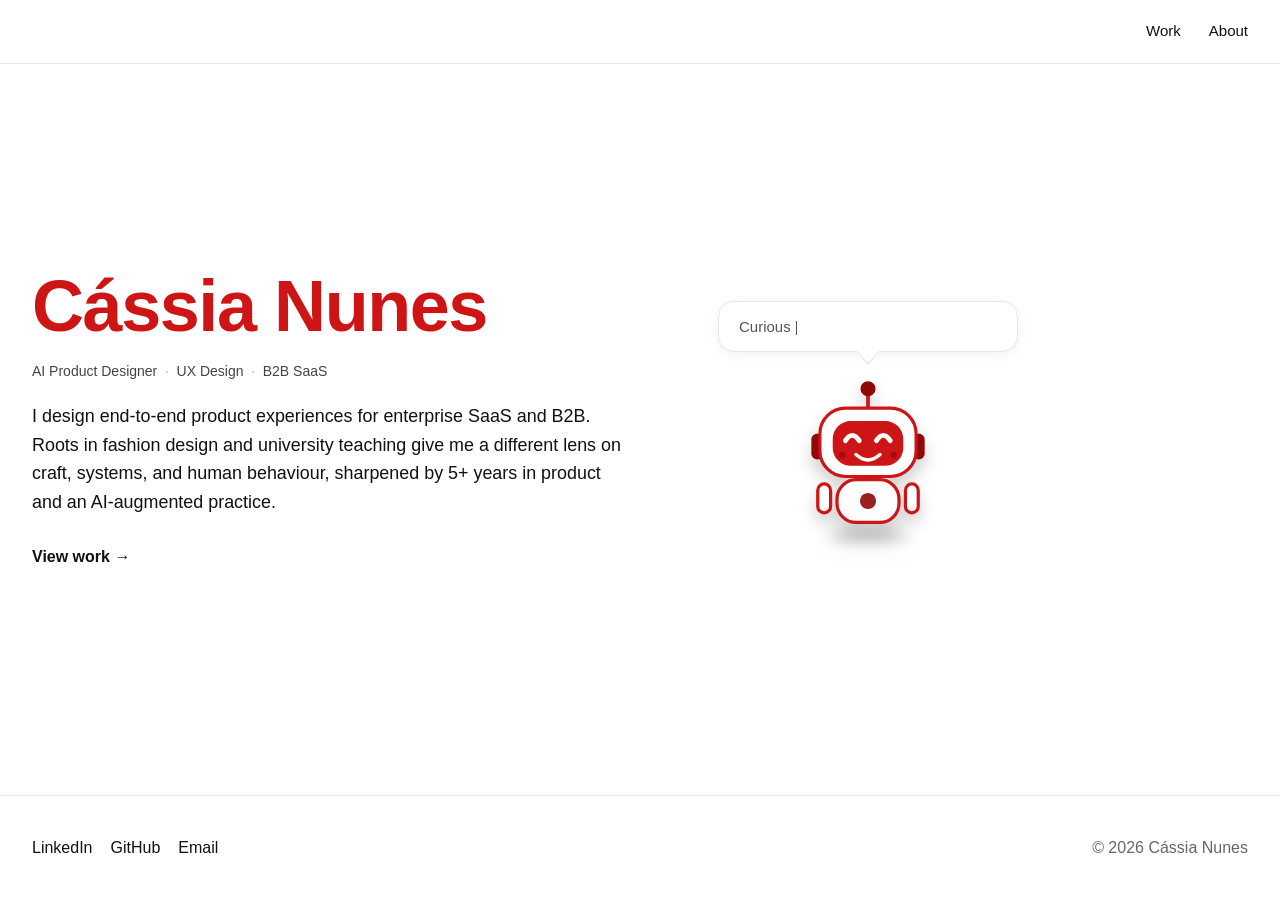
<file: index.html>
<!DOCTYPE html>
<html lang="en">
<head>
  <meta charset="UTF-8" />
  <meta name="viewport" content="width=device-width, initial-scale=1.0" />
  <title>Cássia Nunes | AI-Augmented Product Designer, Berlin</title>
  <meta name="description" content="Cássia Nunes, AI-augmented Product Designer in Berlin. End-to-end UX and interaction design for complex enterprise SaaS and B2B products, across desktop and mobile." />
  <link rel="stylesheet" href="styles.css?v=9" />
</head>
<body>

  <!-- ===== HEADER / NAVIGATION (same on every page) ===== -->
  <header class="site-header">
    <a href="index.html" class="logo" aria-label="Cássia Nunes, Home"></a>
    <button class="nav-toggle" aria-label="Open navigation" aria-expanded="false">
      <span></span><span></span><span></span>
    </button>
    <nav class="nav">
      <a href="work.html" data-i18n="nav.work">Work</a>
      <!-- Playground temporarily hidden from nav — page and content preserved. Remove this comment wrapper to restore. -->
      <!-- <a href="playground.html" data-i18n="nav.playground">Playground</a> -->
      <a href="about.html" data-i18n="nav.about">About Me</a>
      <div class="lang-select"></div>
    </nav>
  </header>

  <!-- ===== HERO (home page) ===== -->
  <section class="hero">
    <div class="hero-left">
      <div class="hero-headline">
        <h1 class="hero-name">Cássia Nunes</h1>
        <ul class="hero-keywords" aria-label="Areas of focus">
          <li>AI Product Designer</li>
          <li>UX Design</li>
          <li>B2B SaaS</li>
        </ul>
      </div>
      <p class="hero-intro" data-i18n="hero.tagline">
        I design end-to-end product experiences for enterprise SaaS and B2B. Roots in fashion
        design and university teaching give me a different lens on craft, systems, and human
        behaviour, sharpened by 5+ years in product and an AI-augmented practice.
      </p>
      <a href="work.html" class="hero-link" data-i18n="hero.viewWork">View work →</a>
    </div>
    <div class="hero-right">
      <div class="hero-bot-unit">
        <button class="hero-bot-bubble" aria-label="Open chat with Hope">
          I'm Hope, Cássia's assistant! Ask me anything about my Human…
        </button>
        <div class="hero-bot-slot"></div>
      </div>
    </div>
  </section>

  <!-- ===== FOOTER (contact sheet, same on every page) ===== -->
  <footer class="site-footer" id="contact">
    <div class="footer-inner">
      <div class="footer-links">
        <a href="https://www.linkedin.com/in/cassianunes/" target="_blank" rel="noopener">LinkedIn</a>
        <a href="https://github.com/decassianunes" target="_blank" rel="noopener">GitHub</a>
        <a href="mailto:nunes.decassia@gmail.com">Email</a>
      </div>
      <div class="footer-col footer-col--right">
        <p>© <span id="year"></span> Cássia Nunes</p>
      </div>
    </div>
  </footer>

  <script src="script.js?v=3"></script>
  <script src="i18n.js?v=5"></script>
  <script src="chatbot.js?v=13"></script>
</body>
</html>
</file>
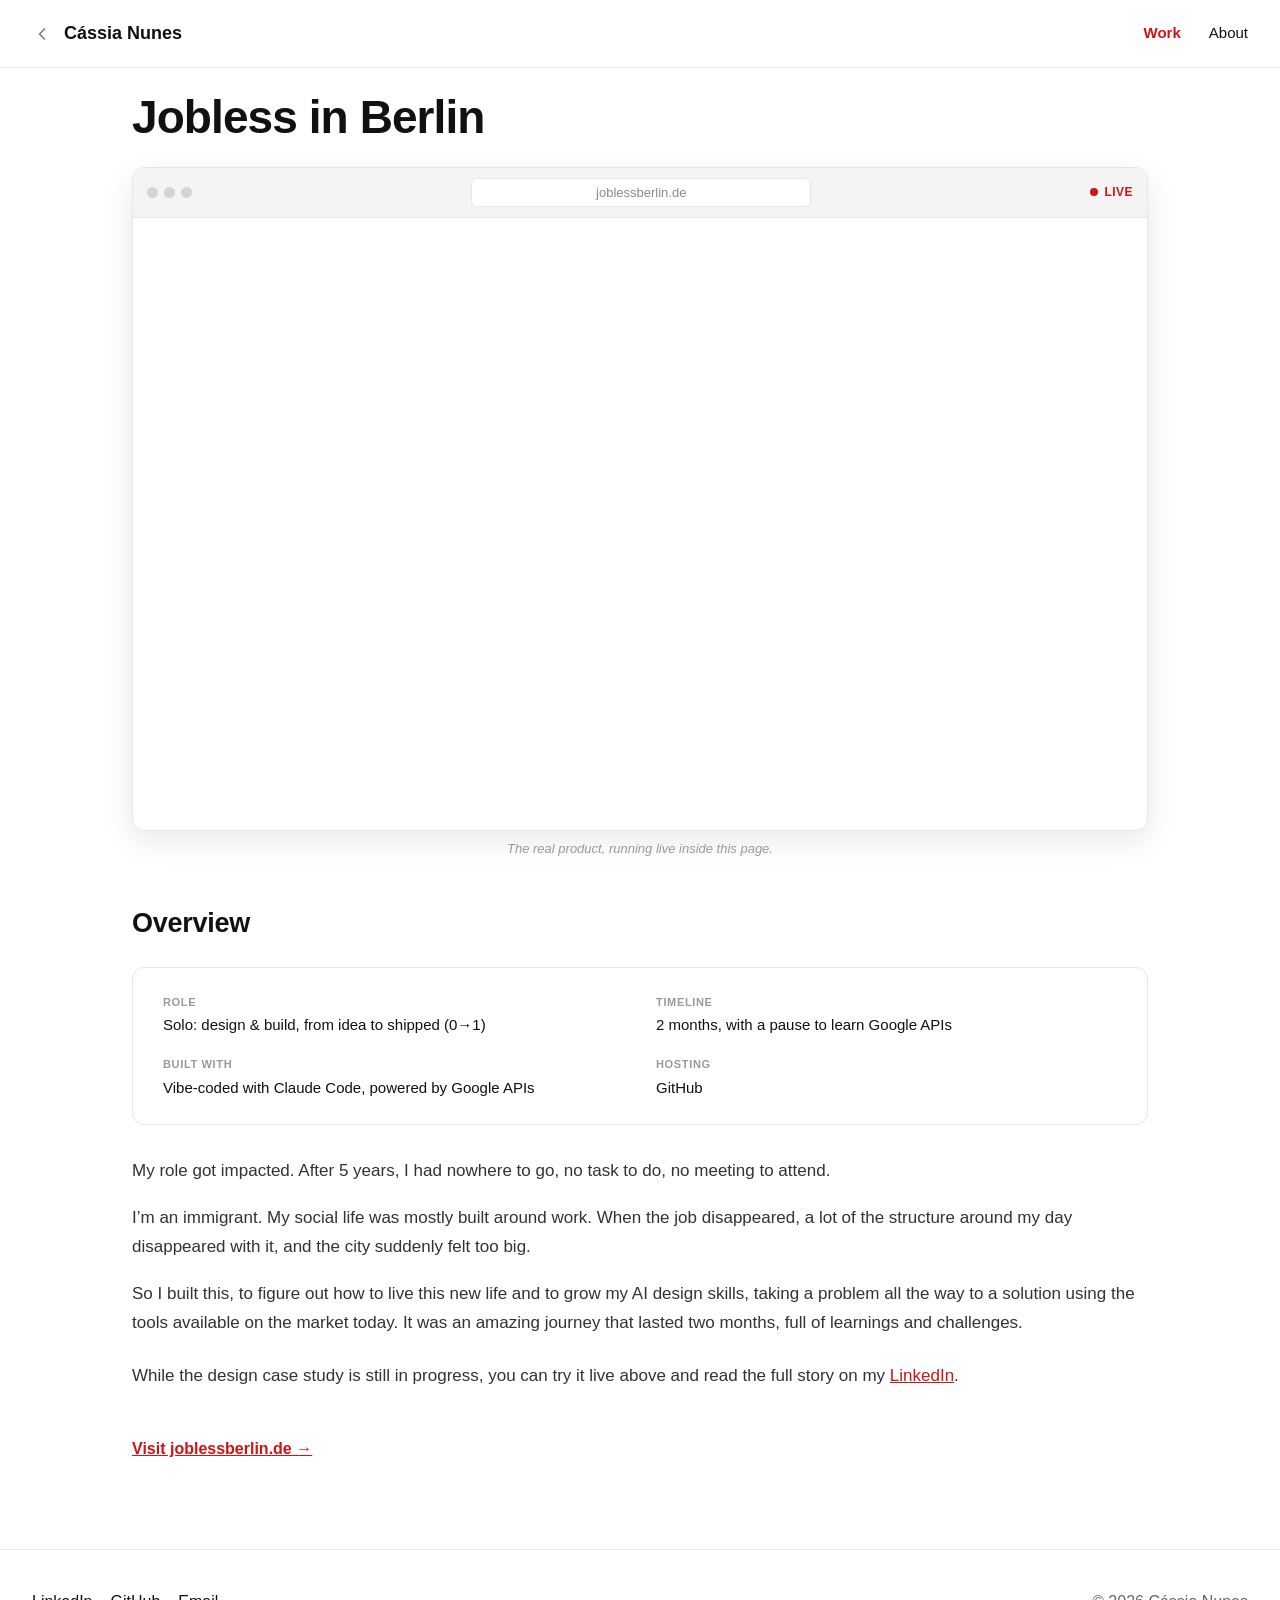
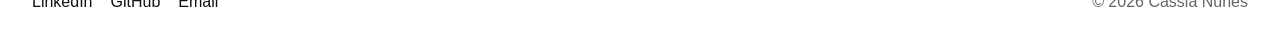
<file: case-studies/jobless/index.html>
<!DOCTYPE html>
<html lang="en">
<head>
  <meta charset="UTF-8" />
  <meta name="viewport" content="width=device-width, initial-scale=1.0" />
  <title>Jobless in Berlin | Cássia Nunes</title>
  <meta name="description" content="Jobless in Berlin: a product I designed and built to figure out how to live a new life after losing my job. A case study by Cássia Nunes." />
  <link rel="stylesheet" href="../../styles.css?v=14" />
</head>
<body>

  <!-- ===== HEADER / NAVIGATION (same on every page) ===== -->
  <header class="site-header">
    <div class="header-left">
      <a href="../../work.html" class="cs-back-icon" aria-label="Back to work" title="Back to work">
        <svg viewBox="0 0 24 24" fill="none" stroke="currentColor" stroke-width="1.8" stroke-linecap="round" stroke-linejoin="round" aria-hidden="true"><path d="M15 18l-6-6 6-6"/></svg>
      </a>
      <a href="../../index.html" class="logo"><span class="logo-name">Cássia Nunes</span></a>
    </div>
    <button class="nav-toggle" aria-label="Open navigation" aria-expanded="false">
      <span></span><span></span><span></span>
    </button>
    <nav class="nav">
      <a href="../../work.html" class="active" data-i18n="nav.work">Work</a>
      <!-- Playground temporarily hidden from nav — page and content preserved. Remove this comment wrapper to restore. -->
      <!-- <a href="../../playground.html" data-i18n="nav.playground">Playground</a> -->
      <a href="../../about.html" data-i18n="nav.about">About Me</a>
      <div class="lang-select"></div>
    </nav>
  </header>

  <!-- Back link now lives in the sticky header (see .cs-back-icon), so it stays visible on scroll. -->

  <!-- ===== HERO ===== -->
  <!-- Instead of a video walkthrough, the real product runs live inside the page.
       The .cs-embed frame is a decorative browser window; the iframe loads joblessberlin.de. -->
  <section class="cs-hero" id="top">
    <h1 class="case-study-title">Jobless in Berlin</h1>
    <figure class="cs-figure cs-hero-figure">
      <div class="cs-embed">
        <div class="cs-embed-bar">
          <div class="cs-embed-dots" aria-hidden="true"><span></span><span></span><span></span></div>
          <span class="cs-embed-url">joblessberlin.de</span>
          <span class="cs-embed-live">Live</span>
        </div>
        <iframe
          class="cs-embed-frame"
          src="https://joblessberlin.de/"
          title="Jobless in Berlin: the live product, running inside this page"
          loading="lazy"></iframe>
      </div>
      <figcaption class="cs-figure-label" style="text-align: center; margin-left: auto; margin-right: auto; padding-top: 8px;">
        The real product, running live inside this page.
      </figcaption>
    </figure>
  </section>

  <!-- ===== BODY: single-column article (no side-nav on this focused page) ===== -->
  <div class="cs-wrap cs-wrap--solo">
    <article class="case-study">

      <section id="tldr">
        <h2>Overview</h2>
        <dl class="case-study-meta">
          <div>
            <dt>Role</dt>
            <dd>Solo: design &amp; build, from idea to shipped (0→1)</dd>
          </div>
          <div>
            <dt>Timeline</dt>
            <dd>2 months, with a pause to learn Google APIs</dd>
          </div>
          <div>
            <dt>Built with</dt>
            <dd>Vibe-coded with Claude Code, powered by Google APIs</dd>
          </div>
          <div>
            <dt>Hosting</dt>
            <dd>GitHub</dd>
          </div>
        </dl>
        <p>My role got impacted. After 5 years, I had nowhere to go, no task to do, no meeting to attend.</p>
        <p>I’m an immigrant. My social life was mostly built around work. When the job disappeared, a lot of the structure around my day disappeared with it, and the city suddenly felt too big.</p>
        <p>So I built this, to figure out how to live this new life and to grow my AI design skills, taking a problem all the way to a solution using the tools available on the market today. It was an amazing journey that lasted two months, full of learnings and challenges.</p>
        <p class="cs-soon-note">While the design case study is still in progress, you can try it live above and read the full story on my <a href="https://www.linkedin.com/posts/cassianunes_my-role-got-impacted-and-after-years-i-had-share-7472574382083616768-NQSM/" target="_blank" rel="noopener">LinkedIn</a>.</p>
        <a class="hero-link" href="https://joblessberlin.de/" target="_blank" rel="noopener">Visit joblessberlin.de →</a>
      </section>

    </article>
  </div>

  <!-- ===== FOOTER (contact sheet, same on every page) ===== -->
  <footer class="site-footer">
    <div class="footer-inner">
      <div class="footer-links">
        <a href="https://www.linkedin.com/in/cassianunes/" target="_blank" rel="noopener">LinkedIn</a>
        <a href="https://github.com/decassianunes" target="_blank" rel="noopener">GitHub</a>
        <a href="mailto:nunes.decassia@gmail.com">Email</a>
      </div>
      <div class="footer-col footer-col--right">
        <p>© <span id="year"></span> Cássia Nunes</p>
      </div>
    </div>
  </footer>

  <script src="../../script.js?v=3"></script>
  <script src="../../i18n.js"></script>
</body>
</html>
</file>
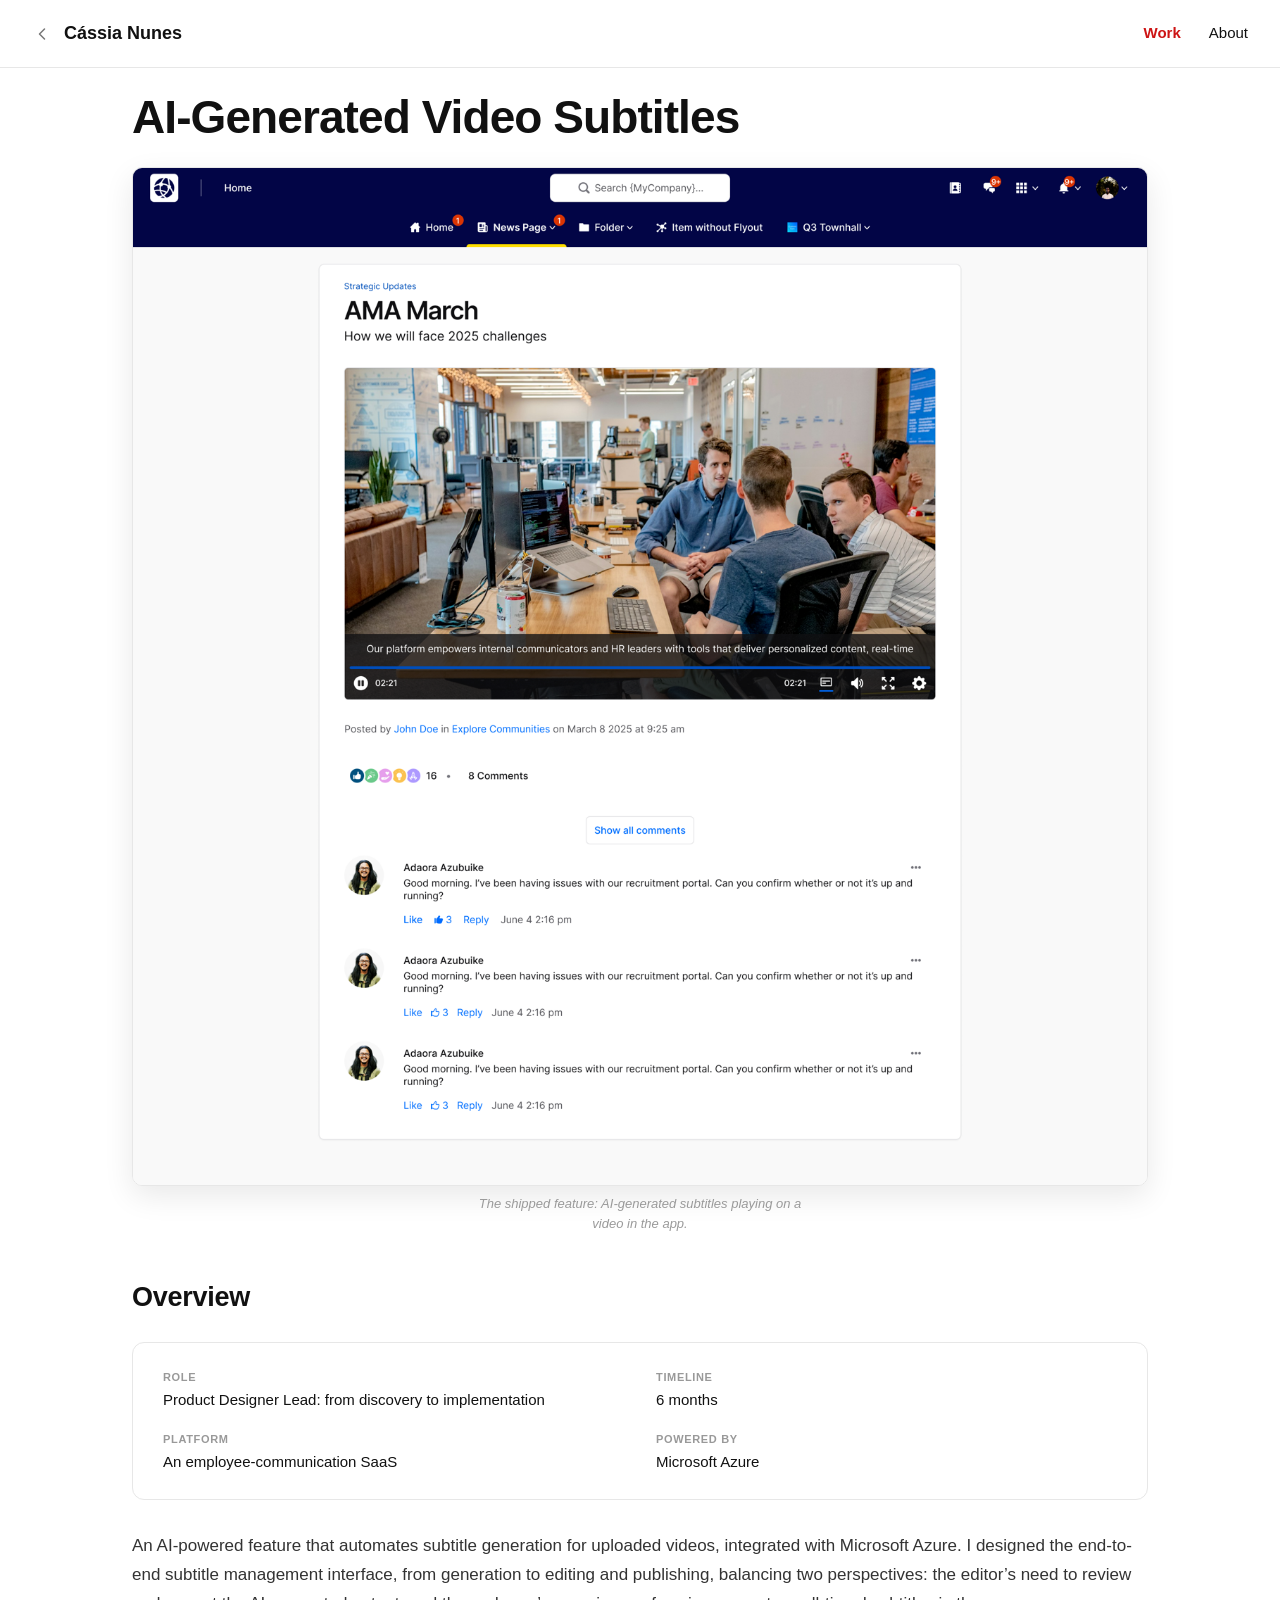
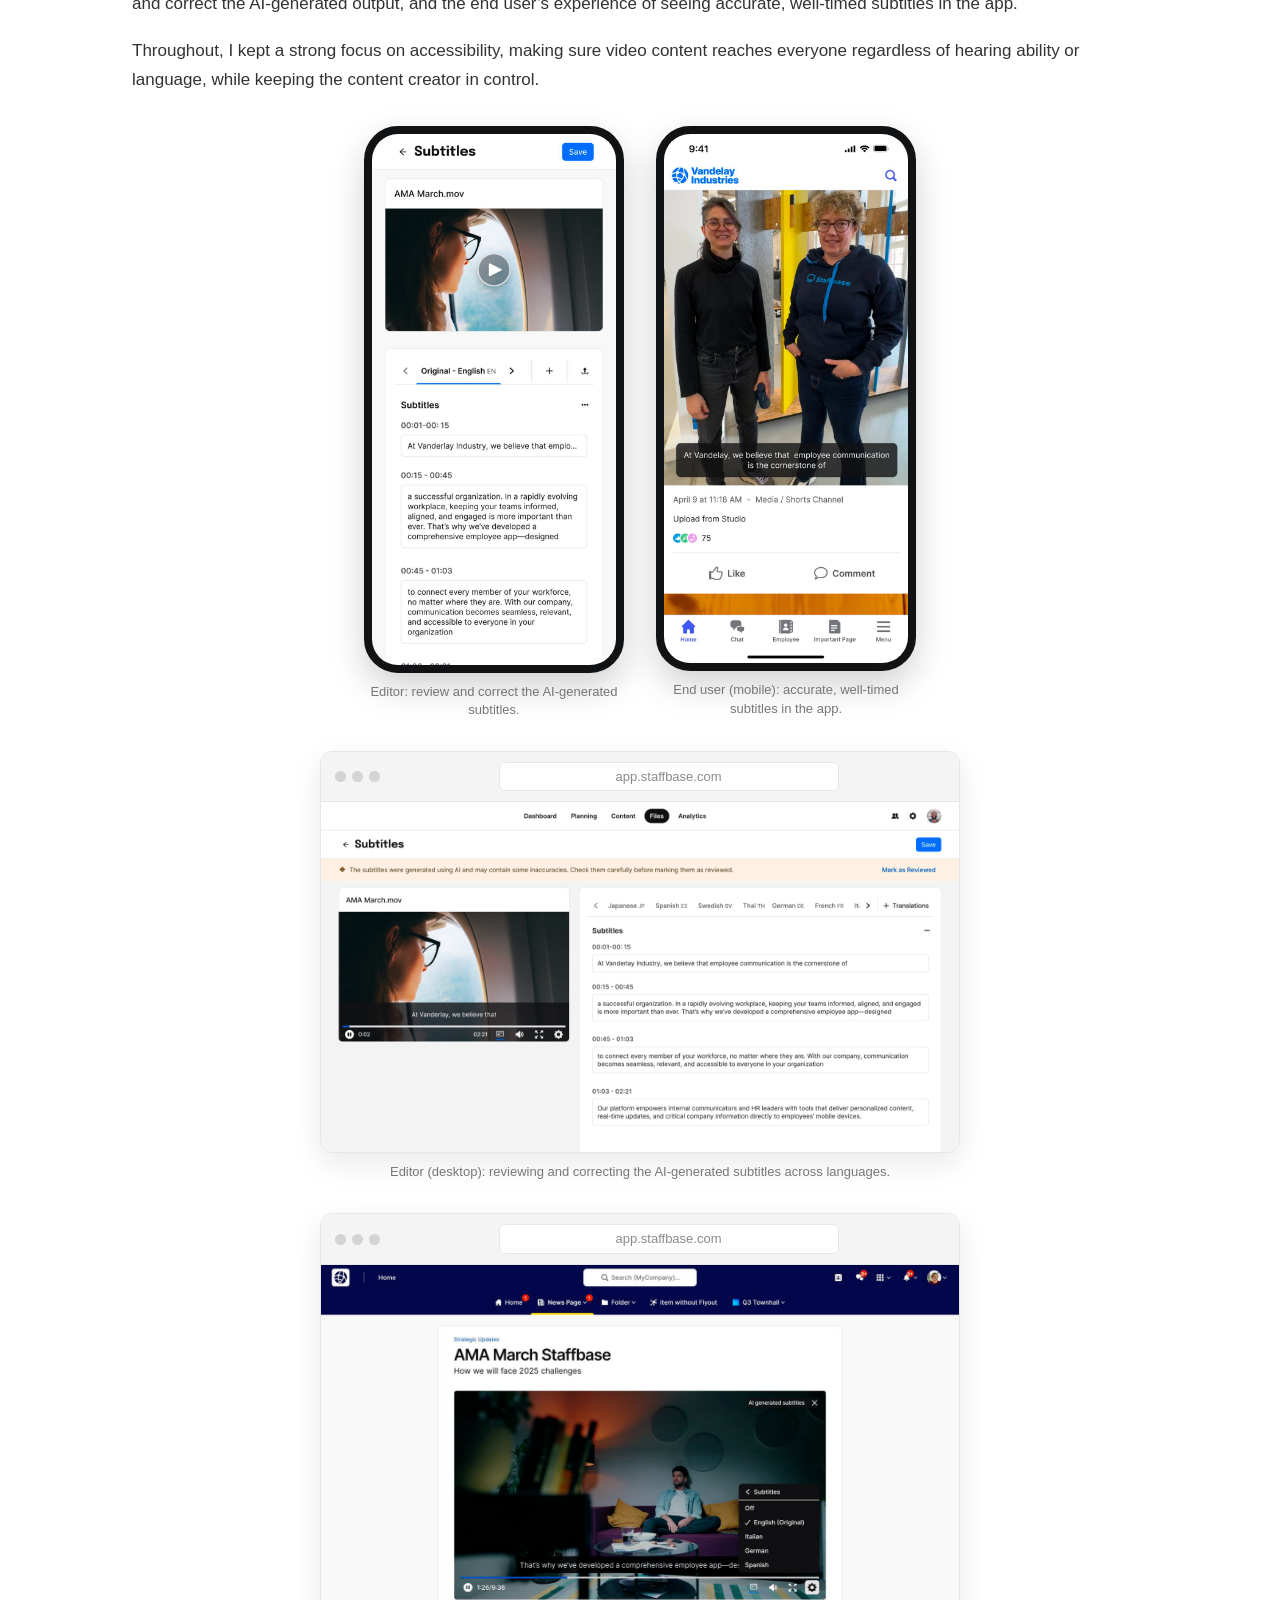
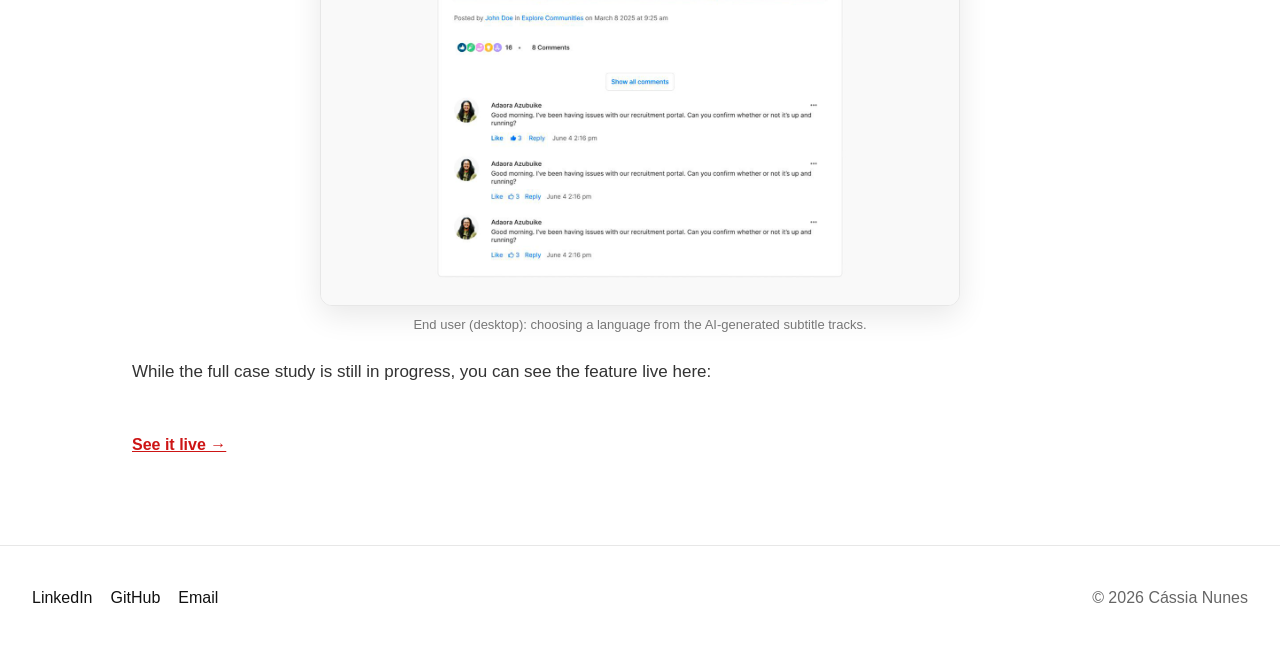
<file: case-studies/subtitles/index.html>
<!DOCTYPE html>
<html lang="en">
<head>
  <meta charset="UTF-8" />
  <meta name="viewport" content="width=device-width, initial-scale=1.0" />
  <title>AI-Generated Video Subtitles | Cássia Nunes</title>
  <meta name="description" content="AI-Generated Video Subtitles: an AI-powered feature that automates subtitle generation for uploaded videos. A product design case study by Cássia Nunes." />
  <link rel="stylesheet" href="../../styles.css?v=14" />
</head>
<body>

  <!-- ===== HEADER / NAVIGATION (same on every page) ===== -->
  <header class="site-header">
    <div class="header-left">
      <a href="../../work.html" class="cs-back-icon" aria-label="Back to work" title="Back to work">
        <svg viewBox="0 0 24 24" fill="none" stroke="currentColor" stroke-width="1.8" stroke-linecap="round" stroke-linejoin="round" aria-hidden="true"><path d="M15 18l-6-6 6-6"/></svg>
      </a>
      <a href="../../index.html" class="logo"><span class="logo-name">Cássia Nunes</span></a>
    </div>
    <button class="nav-toggle" aria-label="Open navigation" aria-expanded="false">
      <span></span><span></span><span></span>
    </button>
    <nav class="nav">
      <a href="../../work.html" class="active" data-i18n="nav.work">Work</a>
      <!-- Playground temporarily hidden from nav — page and content preserved. Remove this comment wrapper to restore. -->
      <!-- <a href="../../playground.html" data-i18n="nav.playground">Playground</a> -->
      <a href="../../about.html" data-i18n="nav.about">About Me</a>
      <div class="lang-select"></div>
    </nav>
  </header>

  <!-- Back link now lives in the sticky header (see .cs-back-icon), so it stays visible on scroll. -->

  <!-- ===== HERO ===== -->
  <section class="cs-hero" id="top">
    <h1 class="case-study-title">AI-Generated Video Subtitles</h1>
    <figure class="cs-figure cs-hero-figure">
      <img class="cs-hero-img" src="images/subtitles-hero.png" alt="A video post in the employee app playing with AI-generated subtitles shown over the video." />
      <figcaption class="cs-figure-label" style="text-align: center; margin-left: auto; margin-right: auto; padding-top: 8px;">
        The shipped feature: AI-generated subtitles playing on a video in the app.
      </figcaption>
    </figure>
  </section>

  <!-- ===== BODY: single-column article (no side-nav on this focused page) ===== -->
  <div class="cs-wrap cs-wrap--solo">
    <article class="case-study">

      <section id="tldr">
        <h2>Overview</h2>
        <dl class="case-study-meta">
          <div>
            <dt>Role</dt>
            <dd>Product Designer Lead: from discovery to implementation</dd>
          </div>
          <div>
            <dt>Timeline</dt>
            <dd>6 months</dd>
          </div>
          <div>
            <dt>Platform</dt>
            <dd>An employee-communication SaaS</dd>
          </div>
          <div>
            <dt>Powered by</dt>
            <dd>Microsoft Azure</dd>
          </div>
        </dl>
        <p>An AI-powered feature that automates subtitle generation for uploaded videos, integrated with Microsoft Azure. I designed the end-to-end subtitle management interface, from generation to editing and publishing, balancing two perspectives: the editor’s need to review and correct the AI-generated output, and the end user’s experience of seeing accurate, well-timed subtitles in the app.</p>
        <p>Throughout, I kept a strong focus on accessibility, making sure video content reaches everyone regardless of hearing ability or language, while keeping the content creator in control.</p>

        <!-- Product shots: two portrait views side by side, then the wide desktop view. -->
        <div class="cs-soon-gallery">
          <figure class="cs-soon-shot">
            <div class="cs-phone">
              <img src="images/subtitles-editor.png" alt="The subtitle editor: an AI-generated English transcript of a video, split into timestamped, editable blocks ready for review and correction." />
            </div>
            <figcaption>Editor: review and correct the AI-generated subtitles.</figcaption>
          </figure>
          <figure class="cs-soon-shot">
            <div class="cs-phone">
              <img src="images/subtitles-mobile-viewer.png" alt="The mobile app playing a video with an accurate subtitle caption displayed over it." />
            </div>
            <figcaption>End user (mobile): accurate, well-timed subtitles in the app.</figcaption>
          </figure>
          <figure class="cs-soon-shot cs-soon-shot--wide">
            <div class="cs-embed">
              <div class="cs-embed-bar">
                <div class="cs-embed-dots" aria-hidden="true"><span></span><span></span><span></span></div>
                <span class="cs-embed-url">app.staffbase.com</span>
              </div>
              <img src="images/subtitles-editor-desktop.png" alt="The desktop subtitle editor: a video preview beside AI-generated transcript blocks with timestamps, language tabs, and a banner warning that AI subtitles should be reviewed before publishing." />
            </div>
            <figcaption>Editor (desktop): reviewing and correcting the AI-generated subtitles across languages.</figcaption>
          </figure>
          <figure class="cs-soon-shot cs-soon-shot--wide">
            <div class="cs-embed">
              <div class="cs-embed-bar">
                <div class="cs-embed-dots" aria-hidden="true"><span></span><span></span><span></span></div>
                <span class="cs-embed-url">app.staffbase.com</span>
              </div>
              <img src="images/subtitles-player-languages.png" alt="The desktop video player with a subtitles menu offering Off, English, Italian, German and Spanish tracks." />
            </div>
            <figcaption>End user (desktop): choosing a language from the AI-generated subtitle tracks.</figcaption>
          </figure>
        </div>

        <p class="cs-soon-note">While the full case study is still in progress, you can see the feature live here:</p>
        <a class="hero-link" href="https://support.staffbase.com/hc/en-us/articles/32707476248466-Overview-of-Video-Subtitles" target="_blank" rel="noopener">See it live →</a>
      </section>

    </article>
  </div>

  <!-- ===== FOOTER (contact sheet, same on every page) ===== -->
  <footer class="site-footer">
    <div class="footer-inner">
      <div class="footer-links">
        <a href="https://www.linkedin.com/in/cassianunes/" target="_blank" rel="noopener">LinkedIn</a>
        <a href="https://github.com/decassianunes" target="_blank" rel="noopener">GitHub</a>
        <a href="mailto:nunes.decassia@gmail.com">Email</a>
      </div>
      <div class="footer-col footer-col--right">
        <p>© <span id="year"></span> Cássia Nunes</p>
      </div>
    </div>
  </footer>

  <script src="../../script.js?v=3"></script>
  <script src="../../i18n.js"></script>
</body>
</html>
</file>
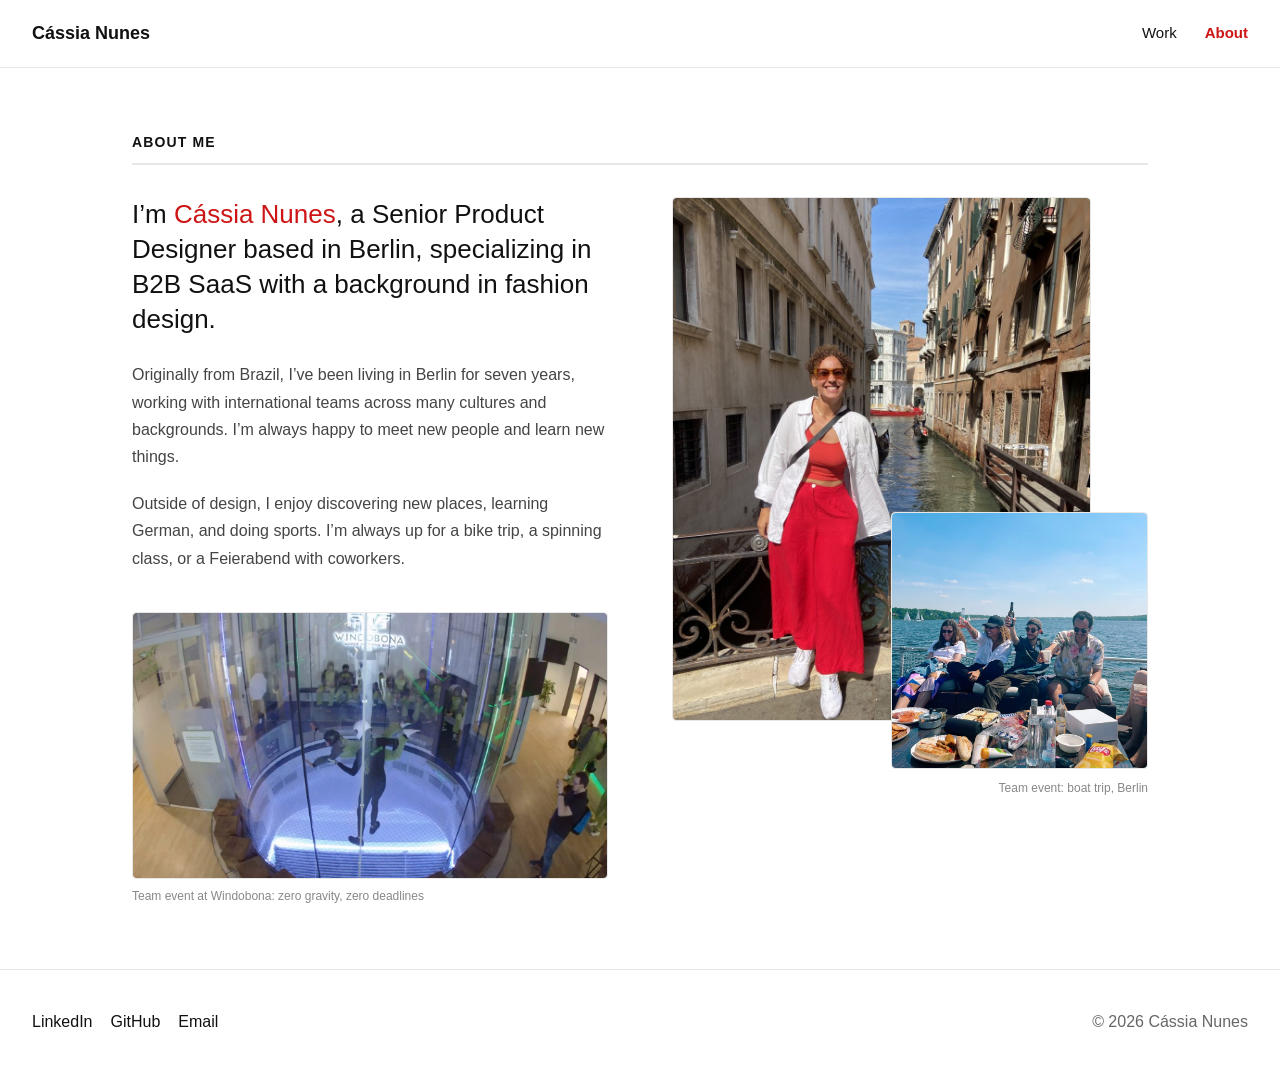
<file: about.html>
<!DOCTYPE html>
<html lang="en">
<head>
  <meta charset="UTF-8" />
  <meta name="viewport" content="width=device-width, initial-scale=1.0" />
  <title>About Me | Cássia Nunes</title>
  <meta name="description" content="About Cássia Nunes, AI-Augmented Product Designer based in Berlin." />
  <link rel="stylesheet" href="styles.css?v=8" />
</head>
<body>

  <!-- ===== HEADER / NAVIGATION (same on every page) ===== -->
  <header class="site-header">
    <a href="index.html" class="logo"><span class="logo-name">Cássia Nunes</span></a>
    <button class="nav-toggle" aria-label="Open navigation" aria-expanded="false">
      <span></span><span></span><span></span>
    </button>
    <nav class="nav">
      <a href="work.html" data-i18n="nav.work">Work</a>
      <!-- Playground temporarily hidden from nav — page and content preserved. Remove this comment wrapper to restore. -->
      <!-- <a href="playground.html" data-i18n="nav.playground">Playground</a> -->
      <a href="about.html" class="active" data-i18n="nav.about">About Me</a>
      <div class="lang-select"></div>
    </nav>
  </header>

  <!-- ===== ABOUT ME ===== -->
  <section class="section">
    <h2 class="section-title" data-i18n="about.title">About Me</h2>
    <div class="about-layout">
      <div class="about-text">
        <p class="about-lead" data-i18n="about.p1" data-i18n-html>I’m <span class="about-name">Cássia Nunes</span>, a Senior Product Designer based in Berlin, specializing in B2B SaaS with a background in fashion design.</p>
        <p class="about-body" data-i18n="about.p2">Originally from Brazil, I’ve been living in Berlin for seven years, working with international teams across many cultures and backgrounds. I’m always happy to meet new people and learn new things.</p>
        <p class="about-body" data-i18n="about.p3">Outside of design, I enjoy discovering new places, learning German, and doing sports. I’m always up for a bike trip, a spinning class, or a Feierabend with coworkers.</p>
        <div class="about-photo about-photo--wide"><img src="images/about/skydiving.jpg" alt="Indoor skydiving in a glass wind tunnel, with an instructor floating beside me" /></div>
        <p class="about-caption" data-i18n="about.photoCaption">Team event at Windobona: zero gravity, zero deadlines</p>
      </div>
      <div class="about-images">
        <div class="about-collage">
          <div class="about-photo about-photo--main"><img src="images/about/venice.jpg" alt="Cássia smiling on a bridge over a canal in Venice" /></div>
          <div class="about-photo about-photo--small"><img src="images/about/boat.jpg" alt="Friends and coworkers raising a toast on a boat on a sunny day" /></div>
          <p class="about-caption about-caption--collage" data-i18n="about.photoCaption2">Team event: boat trip, Berlin</p>
        </div>
      </div>
    </div>
  </section>

  <!-- ===== FOOTER (contact sheet, same on every page) ===== -->
  <footer class="site-footer">
    <div class="footer-inner">
      <div class="footer-links">
        <a href="https://www.linkedin.com/in/cassianunes/" target="_blank" rel="noopener">LinkedIn</a>
        <a href="https://github.com/decassianunes" target="_blank" rel="noopener">GitHub</a>
        <a href="mailto:nunes.decassia@gmail.com">Email</a>
      </div>
      <div class="footer-col footer-col--right">
        <p>© <span id="year"></span> Cássia Nunes</p>
      </div>
    </div>
  </footer>

  <script src="script.js?v=3"></script>
  <script src="i18n.js"></script>
</body>
</html>
</file>
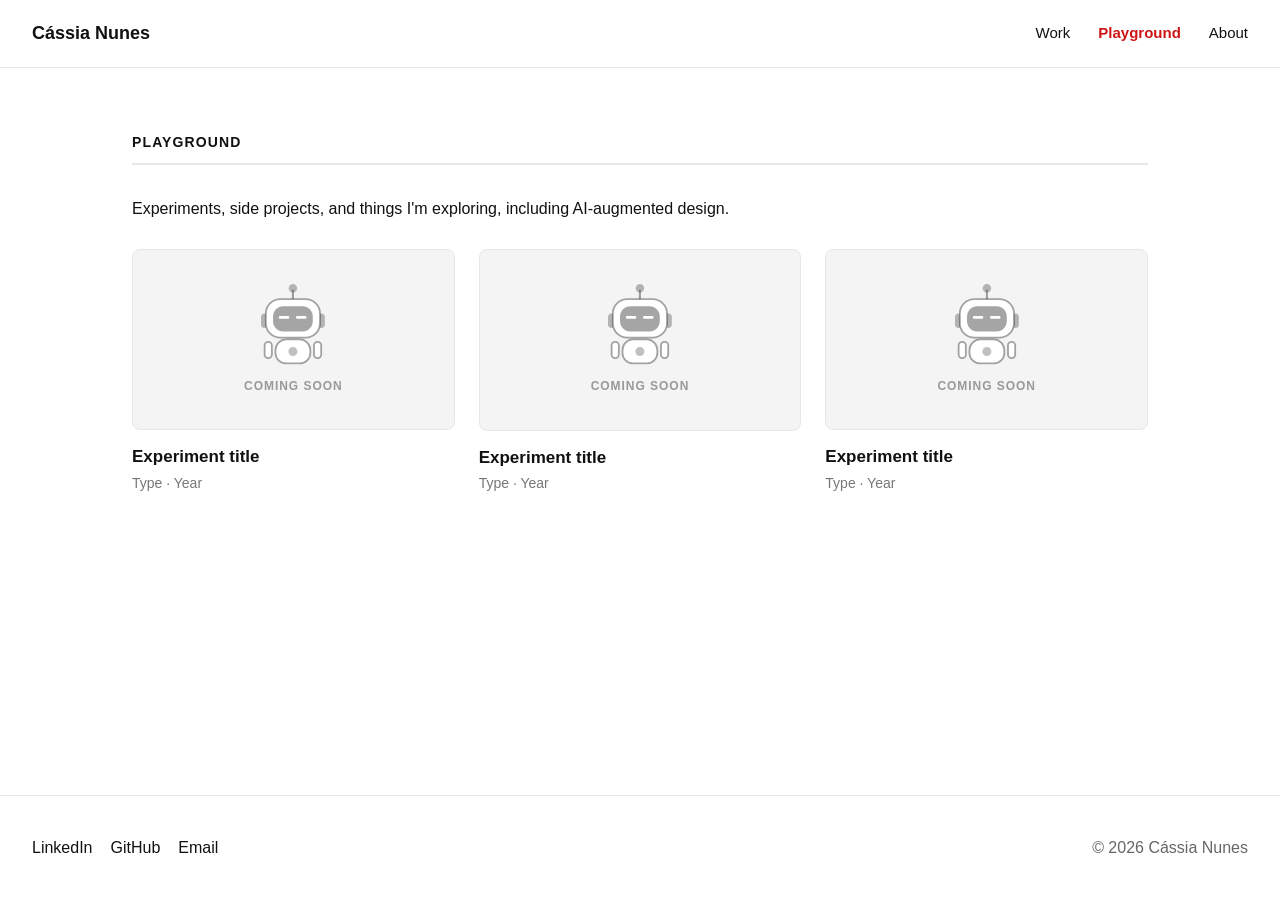
<file: playground.html>
<!DOCTYPE html>
<html lang="en">
<head>
  <meta charset="UTF-8" />
  <meta name="viewport" content="width=device-width, initial-scale=1.0" />
  <title>Playground | Cássia Nunes</title>
  <meta name="description" content="Experiments, side projects, and explorations by Cássia Nunes." />
  <link rel="stylesheet" href="styles.css?v=10" />
</head>
<body>

  <!-- ===== HEADER / NAVIGATION (same on every page) ===== -->
  <header class="site-header">
    <a href="index.html" class="logo"><span class="logo-name">Cássia Nunes</span></a>
    <button class="nav-toggle" aria-label="Open navigation" aria-expanded="false">
      <span></span><span></span><span></span>
    </button>
    <nav class="nav">
      <a href="work.html" data-i18n="nav.work">Work</a>
      <a href="playground.html" class="active" data-i18n="nav.playground">Playground</a>
      <a href="about.html" data-i18n="nav.about">About Me</a>
      <div class="lang-select"></div>
    </nav>
  </header>

  <!-- ===== PLAYGROUND (experiments / side projects) ===== -->
  <section class="section">
    <h2 class="section-title" data-i18n="playground.title">Playground</h2>
    <p class="about-text" style="margin-bottom: 28px;" data-i18n="playground.intro">
      Experiments, side projects, and things I'm exploring, including AI-augmented design.
    </p>
    <div class="work-grid">
      <!-- Empty thumbnail placeholders. Duplicate a card to add more. -->

      <!-- Error robot (the chatbot's "no answer" bot) defined once here, then
           referenced by each "Coming soon" card below via <use>. Defined once
           so the 16-path drawing isn't repeated per card. -->
      <svg width="0" height="0" aria-hidden="true" focusable="false" style="position:absolute">
        <symbol id="robot-error" viewBox="0 0 100 126">
          <path d="M49.8623 10.3486V25.4013" stroke="#1E1E1E" stroke-opacity="0.4" stroke-width="3.29276" stroke-linecap="round"/>
          <path d="M43.2764 6.58553C43.2764 10.2202 46.2272 13.1711 49.8619 13.1711C53.4965 13.1711 56.4474 10.2202 56.4474 6.58553C56.4474 2.95088 53.4965 0 49.8619 0C46.2272 0 43.2764 2.95088 43.2764 6.58553V6.58553" fill="#505050" fill-opacity="0.4"/>
          <path d="M5.17434 46.0986V46.0986C8.03205 46.0986 10.3487 48.4153 10.3487 51.273V63.5032C10.3487 66.3609 8.03205 68.6776 5.17434 68.6776V68.6776C2.31663 68.6776 0 66.3609 0 63.5032V51.273C0 48.4153 2.31663 46.0986 5.17434 46.0986V46.0986" fill="#505050" fill-opacity="0.4"/>
          <path d="M94.5493 46.0986V46.0986C97.4071 46.0986 99.7237 48.4153 99.7237 51.273V63.5032C99.7237 66.3609 97.4071 68.6776 94.5493 68.6776V68.6776C91.6916 68.6776 89.375 66.3609 89.375 63.5032V51.273C89.375 48.4153 91.6916 46.0986 94.5493 46.0986V46.0986" fill="#505050" fill-opacity="0.4"/>
          <path d="M30.1053 23.5198H69.6185C82.0801 23.5198 92.1974 33.6371 92.1974 46.0987V61.1514C92.1974 73.613 82.0801 83.7303 69.6185 83.7303H30.1053C17.6437 83.7303 7.52637 73.613 7.52637 61.1514V46.0987C7.52637 33.6371 17.6437 23.5198 30.1053 23.5198V23.5198" fill="white"/>
          <path d="M30.1053 23.5198H69.6185C82.0801 23.5198 92.1974 33.6371 92.1974 46.0987V61.1514C92.1974 73.613 82.0801 83.7303 69.6185 83.7303H30.1053C17.6437 83.7303 7.52637 73.613 7.52637 61.1514V46.0987C7.52637 33.6371 17.6437 23.5198 30.1053 23.5198V23.5198" stroke="#1E1E1E" stroke-opacity="0.4" stroke-width="2.82237"/>
          <path d="M34.8098 34.8091H64.9151C73.748 34.8091 80.9085 41.9696 80.9085 50.8025V58.3288C80.9085 67.1617 73.748 74.3222 64.9151 74.3222H34.8098C25.9769 74.3222 18.8164 67.1617 18.8164 58.3288V50.8025C18.8164 41.9696 25.9769 34.8091 34.8098 34.8091V34.8091" fill="#1E1E1E" fill-opacity="0.4"/>
          <path d="M29.917 52.2137C37.0158 52.2136 36.2485 52.2136 42.1473 52.2137M56.7708 52.2141C63.8696 52.2141 63.1023 52.214 69.0011 52.2141" stroke="white" stroke-width="4.23355" stroke-linecap="round"/>
          <path d="M39.5133 86.5525H60.2107C69.5569 86.5525 77.1449 94.1405 77.1449 103.487V107.25C77.1449 116.596 69.5569 124.184 60.2107 124.184H39.5133C30.1671 124.184 22.5791 116.596 22.5791 107.25V103.487C22.5791 94.1405 30.1671 86.5525 39.5133 86.5525V86.5525" fill="white"/>
          <path d="M39.5133 86.5525H60.2107C69.5569 86.5525 77.1449 94.1405 77.1449 103.487V107.25C77.1449 116.596 69.5569 124.184 60.2107 124.184H39.5133C30.1671 124.184 22.5791 116.596 22.5791 107.25V103.487C22.5791 94.1405 30.1671 86.5525 39.5133 86.5525V86.5525" stroke="#1E1E1E" stroke-opacity="0.4" stroke-width="2.82237"/>
          <path opacity="0.9" d="M42.8066 105.368C42.8066 109.263 45.9683 112.424 49.8626 112.424C53.7568 112.424 56.9185 109.263 56.9185 105.368C56.9185 101.474 53.7568 98.3125 49.8626 98.3125C45.9683 98.3125 42.8066 101.474 42.8066 105.368V105.368" fill="#505050" fill-opacity="0.4"/>
          <path d="M11.2893 90.3159V90.3159C14.4047 90.3159 16.934 92.8452 16.934 95.9607V110.072C16.934 113.188 14.4047 115.717 11.2893 115.717V115.717C8.17385 115.717 5.64453 113.188 5.64453 110.072V95.9607C5.64453 92.8452 8.17385 90.3159 11.2893 90.3159V90.3159" fill="white"/>
          <path d="M11.2893 90.3159V90.3159C14.4047 90.3159 16.934 92.8452 16.934 95.9607V110.072C16.934 113.188 14.4047 115.717 11.2893 115.717V115.717C8.17385 115.717 5.64453 113.188 5.64453 110.072V95.9607C5.64453 92.8452 8.17385 90.3159 11.2893 90.3159V90.3159" stroke="#1E1E1E" stroke-opacity="0.4" stroke-width="2.82237"/>
          <path d="M88.4348 90.3159V90.3159C91.5502 90.3159 94.0795 92.8452 94.0795 95.9607V110.072C94.0795 113.188 91.5502 115.717 88.4348 115.717V115.717C85.3194 115.717 82.79 113.188 82.79 110.072V95.9607C82.79 92.8452 85.3194 90.3159 88.4348 90.3159V90.3159" fill="white"/>
          <path d="M88.4348 90.3159V90.3159C91.5502 90.3159 94.0795 92.8452 94.0795 95.9607V110.072C94.0795 113.188 91.5502 115.717 88.4348 115.717V115.717C85.3194 115.717 82.79 113.188 82.79 110.072V95.9607C82.79 92.8452 85.3194 90.3159 88.4348 90.3159V90.3159" stroke="#1E1E1E" stroke-opacity="0.4" stroke-width="2.82237"/>
        </symbol>
      </svg>

      <div class="work-card">
        <div class="thumb thumb--soon">
          <svg class="thumb-robot" viewBox="0 0 100 126" aria-hidden="true" focusable="false"><use href="#robot-error"/></svg>
          <span class="thumb-soon-label">Coming soon</span>
        </div>
        <h3 class="work-card-title" data-i18n="playground.expTitle">Experiment title</h3>
        <p class="work-card-meta" data-i18n="playground.expMeta">Type · Year</p>
      </div>
      <div class="work-card">
        <div class="thumb thumb--soon">
          <svg class="thumb-robot" viewBox="0 0 100 126" aria-hidden="true" focusable="false"><use href="#robot-error"/></svg>
          <span class="thumb-soon-label">Coming soon</span>
        </div>
        <h3 class="work-card-title" data-i18n="playground.expTitle">Experiment title</h3>
        <p class="work-card-meta" data-i18n="playground.expMeta">Type · Year</p>
      </div>
      <div class="work-card">
        <div class="thumb thumb--soon">
          <svg class="thumb-robot" viewBox="0 0 100 126" aria-hidden="true" focusable="false"><use href="#robot-error"/></svg>
          <span class="thumb-soon-label">Coming soon</span>
        </div>
        <h3 class="work-card-title" data-i18n="playground.expTitle">Experiment title</h3>
        <p class="work-card-meta" data-i18n="playground.expMeta">Type · Year</p>
      </div>
    </div>
  </section>

  <!-- ===== FOOTER (contact sheet, same on every page) ===== -->
  <footer class="site-footer">
    <div class="footer-inner">
      <div class="footer-links">
        <a href="https://www.linkedin.com/in/cassianunes/" target="_blank" rel="noopener">LinkedIn</a>
        <a href="https://github.com/decassianunes" target="_blank" rel="noopener">GitHub</a>
        <a href="mailto:nunes.decassia@gmail.com">Email</a>
      </div>
      <div class="footer-col footer-col--right">
        <p>© <span id="year"></span> Cássia Nunes</p>
      </div>
    </div>
  </footer>

  <script src="script.js?v=3"></script>
  <script src="i18n.js"></script>
</body>
</html>
</file>
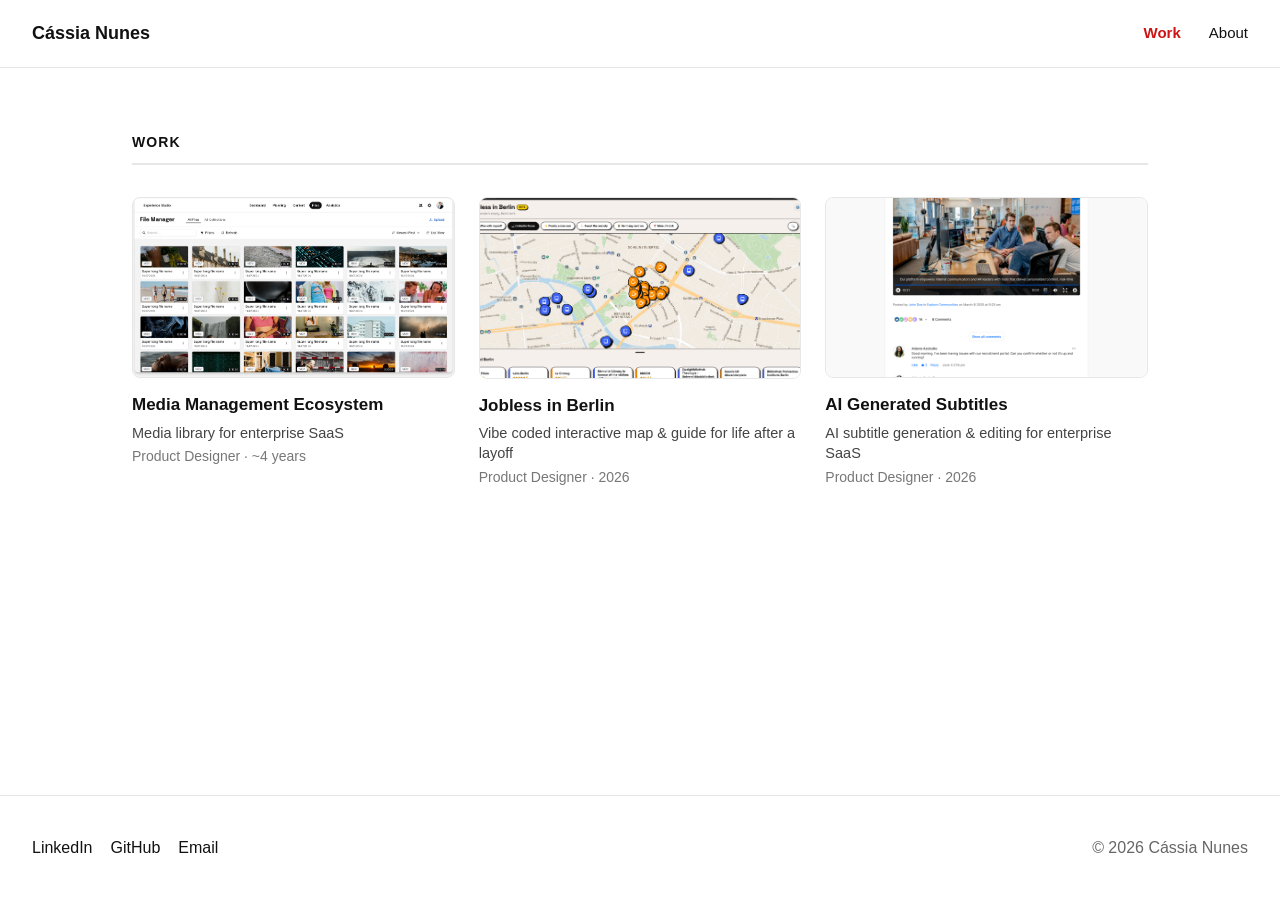
<file: work.html>
<!DOCTYPE html>
<html lang="en">
<head>
  <meta charset="UTF-8" />
  <meta name="viewport" content="width=device-width, initial-scale=1.0" />
  <title>Work | Cássia Nunes</title>
  <meta name="description" content="Selected product design work by Cássia Nunes." />
  <link rel="stylesheet" href="styles.css?v=15" />
</head>
<body>

  <!-- ===== HEADER / NAVIGATION (same on every page) ===== -->
  <header class="site-header">
    <a href="index.html" class="logo"><span class="logo-name">Cássia Nunes</span></a>
    <button class="nav-toggle" aria-label="Open navigation" aria-expanded="false">
      <span></span><span></span><span></span>
    </button>
    <nav class="nav">
      <a href="work.html" class="active" data-i18n="nav.work">Work</a>
      <!-- Playground temporarily hidden from nav — page and content preserved. Remove this comment wrapper to restore. -->
      <!-- <a href="playground.html" data-i18n="nav.playground">Playground</a> -->
      <a href="about.html" data-i18n="nav.about">About Me</a>
      <div class="lang-select"></div>
    </nav>
  </header>

  <!-- ===== WORK (empty thumbnail placeholders) ===== -->
  <section class="section">
    <h2 class="section-title" data-i18n="work.title">Work</h2>
    <div class="work-grid">
      <!-- Each card is an empty thumbnail placeholder (not clickable yet).
           Duplicate a card to add more. -->
      <!-- First card is a live case study; the rest are placeholders. -->

      <!-- Error robot (the chatbot's "no answer" bot) defined once here, then
           referenced by each "Coming soon" card below via <use>. Defined once
           so the 16-path drawing isn't repeated per card. -->
      <svg width="0" height="0" aria-hidden="true" focusable="false" style="position:absolute">
        <symbol id="robot-error" viewBox="0 0 100 126">
          <path d="M49.8623 10.3486V25.4013" stroke="#1E1E1E" stroke-opacity="0.4" stroke-width="3.29276" stroke-linecap="round"/>
          <path d="M43.2764 6.58553C43.2764 10.2202 46.2272 13.1711 49.8619 13.1711C53.4965 13.1711 56.4474 10.2202 56.4474 6.58553C56.4474 2.95088 53.4965 0 49.8619 0C46.2272 0 43.2764 2.95088 43.2764 6.58553V6.58553" fill="#505050" fill-opacity="0.4"/>
          <path d="M5.17434 46.0986V46.0986C8.03205 46.0986 10.3487 48.4153 10.3487 51.273V63.5032C10.3487 66.3609 8.03205 68.6776 5.17434 68.6776V68.6776C2.31663 68.6776 0 66.3609 0 63.5032V51.273C0 48.4153 2.31663 46.0986 5.17434 46.0986V46.0986" fill="#505050" fill-opacity="0.4"/>
          <path d="M94.5493 46.0986V46.0986C97.4071 46.0986 99.7237 48.4153 99.7237 51.273V63.5032C99.7237 66.3609 97.4071 68.6776 94.5493 68.6776V68.6776C91.6916 68.6776 89.375 66.3609 89.375 63.5032V51.273C89.375 48.4153 91.6916 46.0986 94.5493 46.0986V46.0986" fill="#505050" fill-opacity="0.4"/>
          <path d="M30.1053 23.5198H69.6185C82.0801 23.5198 92.1974 33.6371 92.1974 46.0987V61.1514C92.1974 73.613 82.0801 83.7303 69.6185 83.7303H30.1053C17.6437 83.7303 7.52637 73.613 7.52637 61.1514V46.0987C7.52637 33.6371 17.6437 23.5198 30.1053 23.5198V23.5198" fill="white"/>
          <path d="M30.1053 23.5198H69.6185C82.0801 23.5198 92.1974 33.6371 92.1974 46.0987V61.1514C92.1974 73.613 82.0801 83.7303 69.6185 83.7303H30.1053C17.6437 83.7303 7.52637 73.613 7.52637 61.1514V46.0987C7.52637 33.6371 17.6437 23.5198 30.1053 23.5198V23.5198" stroke="#1E1E1E" stroke-opacity="0.4" stroke-width="2.82237"/>
          <path d="M34.8098 34.8091H64.9151C73.748 34.8091 80.9085 41.9696 80.9085 50.8025V58.3288C80.9085 67.1617 73.748 74.3222 64.9151 74.3222H34.8098C25.9769 74.3222 18.8164 67.1617 18.8164 58.3288V50.8025C18.8164 41.9696 25.9769 34.8091 34.8098 34.8091V34.8091" fill="#1E1E1E" fill-opacity="0.4"/>
          <path d="M29.917 52.2137C37.0158 52.2136 36.2485 52.2136 42.1473 52.2137M56.7708 52.2141C63.8696 52.2141 63.1023 52.214 69.0011 52.2141" stroke="white" stroke-width="4.23355" stroke-linecap="round"/>
          <path d="M39.5133 86.5525H60.2107C69.5569 86.5525 77.1449 94.1405 77.1449 103.487V107.25C77.1449 116.596 69.5569 124.184 60.2107 124.184H39.5133C30.1671 124.184 22.5791 116.596 22.5791 107.25V103.487C22.5791 94.1405 30.1671 86.5525 39.5133 86.5525V86.5525" fill="white"/>
          <path d="M39.5133 86.5525H60.2107C69.5569 86.5525 77.1449 94.1405 77.1449 103.487V107.25C77.1449 116.596 69.5569 124.184 60.2107 124.184H39.5133C30.1671 124.184 22.5791 116.596 22.5791 107.25V103.487C22.5791 94.1405 30.1671 86.5525 39.5133 86.5525V86.5525" stroke="#1E1E1E" stroke-opacity="0.4" stroke-width="2.82237"/>
          <path opacity="0.9" d="M42.8066 105.368C42.8066 109.263 45.9683 112.424 49.8626 112.424C53.7568 112.424 56.9185 109.263 56.9185 105.368C56.9185 101.474 53.7568 98.3125 49.8626 98.3125C45.9683 98.3125 42.8066 101.474 42.8066 105.368V105.368" fill="#505050" fill-opacity="0.4"/>
          <path d="M11.2893 90.3159V90.3159C14.4047 90.3159 16.934 92.8452 16.934 95.9607V110.072C16.934 113.188 14.4047 115.717 11.2893 115.717V115.717C8.17385 115.717 5.64453 113.188 5.64453 110.072V95.9607C5.64453 92.8452 8.17385 90.3159 11.2893 90.3159V90.3159" fill="white"/>
          <path d="M11.2893 90.3159V90.3159C14.4047 90.3159 16.934 92.8452 16.934 95.9607V110.072C16.934 113.188 14.4047 115.717 11.2893 115.717V115.717C8.17385 115.717 5.64453 113.188 5.64453 110.072V95.9607C5.64453 92.8452 8.17385 90.3159 11.2893 90.3159V90.3159" stroke="#1E1E1E" stroke-opacity="0.4" stroke-width="2.82237"/>
          <path d="M88.4348 90.3159V90.3159C91.5502 90.3159 94.0795 92.8452 94.0795 95.9607V110.072C94.0795 113.188 91.5502 115.717 88.4348 115.717V115.717C85.3194 115.717 82.79 113.188 82.79 110.072V95.9607C82.79 92.8452 85.3194 90.3159 88.4348 90.3159V90.3159" fill="white"/>
          <path d="M88.4348 90.3159V90.3159C91.5502 90.3159 94.0795 92.8452 94.0795 95.9607V110.072C94.0795 113.188 91.5502 115.717 88.4348 115.717V115.717C85.3194 115.717 82.79 113.188 82.79 110.072V95.9607C82.79 92.8452 85.3194 90.3159 88.4348 90.3159V90.3159" stroke="#1E1E1E" stroke-opacity="0.4" stroke-width="2.82237"/>
        </symbol>
      </svg>

      <a href="case-studies/file-manager/media-management-ecosystem.html" class="work-card">
        <div class="thumb">
          <img class="thumb-img" src="case-studies/file-manager/images/file-manager-hero.png?v=2" alt="File Manager, media-management case study" />
        </div>
        <h3 class="work-card-title">Media Management Ecosystem</h3>
        <p class="work-card-desc">Media library for enterprise SaaS</p>
        <p class="work-card-meta">Product Designer · ~4 years</p>
      </a>
      <a href="case-studies/jobless/" class="work-card">
        <div class="thumb">
          <img class="thumb-img" src="case-studies/jobless/images/jobless-hero.png" alt="Jobless in Berlin project" />
        </div>
        <h3 class="work-card-title">Jobless in Berlin</h3>
        <p class="work-card-desc">Vibe coded interactive map &amp; guide for life after a layoff</p>
        <p class="work-card-meta">Product Designer · 2026</p>
      </a>
      <a href="case-studies/subtitles/" class="work-card">
        <div class="thumb">
          <img class="thumb-img" src="case-studies/subtitles/images/subtitles-hero.png" alt="AI Generated Subtitles project" />
        </div>
        <h3 class="work-card-title">AI Generated Subtitles</h3>
        <p class="work-card-desc">AI subtitle generation &amp; editing for enterprise SaaS</p>
        <p class="work-card-meta">Product Designer · 2026</p>
      </a>
    </div>
  </section>

  <!-- ===== FOOTER (contact sheet, same on every page) ===== -->
  <footer class="site-footer">
    <div class="footer-inner">
      <div class="footer-links">
        <a href="https://www.linkedin.com/in/cassianunes/" target="_blank" rel="noopener">LinkedIn</a>
        <a href="https://github.com/decassianunes" target="_blank" rel="noopener">GitHub</a>
        <a href="mailto:nunes.decassia@gmail.com">Email</a>
      </div>
      <div class="footer-col footer-col--right">
        <p>© <span id="year"></span> Cássia Nunes</p>
      </div>
    </div>
  </footer>

  <script src="script.js?v=4"></script>
  <script src="i18n.js"></script>
</body>
</html>
</file>
<file: styles.css>
/* ===== COLOR + SPACING VARIABLES =====
   Change a color here once and it updates everywhere. */
:root {
  --white: #ffffff;
  --black: #111111;         /* text — near-black reads softer than pure #000 */
  --red: #CD1515;           /* vivid red — the accent (rgba(205,21,21,1)) */
  --red-50: #E68A8A;        /* vivid red at ~50% (mixed with white) — used on hover */
  --red-deep: #860303;      /* darker red — chatbot header + user bubble, so they don't clash with the action red */
  --red-pill: #8F0909;      /* active chatbot chip — red outline + text on hover/focus */
  --red-highlight: #8F0909; /* deep maroon — case-study highlights (title, label, headings, active nav) */
  --gray-line: #E7E7E7;     /* subtle borders for empty thumbnails */
  --gray-border: #D4D4D4;   /* slightly stronger neutral — chatbot chips at rest */
  --gray-thumb: #F4F4F4;    /* empty thumbnail fill */
  --max-width: 1080px;
  --gap: 24px;
}

/* ===== BASE ===== */
* { box-sizing: border-box; margin: 0; padding: 0; }

body {
  font-family: -apple-system, BlinkMacSystemFont, "Segoe UI", Helvetica, Arial, sans-serif;
  background: var(--white);
  color: var(--black);
  line-height: 1.5;
  -webkit-font-smoothing: antialiased;
  /* Sticky-footer layout: header (auto) · content (1fr, grows) · footer (auto).
     Keeps the footer pinned to the bottom even on short pages. */
  min-height: 100vh;
  display: grid;
  grid-template-rows: auto 1fr auto;
}

a { color: inherit; text-decoration: none; }

/* ===== HEADER / NAV ===== */
.site-header {
  position: sticky;          /* stays at the top as you scroll */
  top: 0;
  background: var(--white);
  display: flex;
  align-items: center;
  justify-content: space-between;
  padding: 20px 32px;
  border-bottom: 1px solid var(--gray-line);
  z-index: 10;
}

/* Left cluster in the header: the back arrow sits just before the name.
   On inner pages this is the persistent "back to work" affordance; it stays
   visible because the whole header is sticky. */
.header-left {
  display: inline-flex;
  align-items: center;
  gap: 12px;
}
.cs-back-icon {
  display: inline-flex;
  align-items: center;
  color: #777;
  transition: color 0.15s ease;
}
.cs-back-icon svg { width: 20px; height: 20px; }
.cs-back-icon:hover { color: var(--red); }

/* Logo link — always present, empty on homepage (name lives in the hero),
   populated on inner pages. Min-width keeps the tap target reachable. */
.logo {
  font-weight: 700;
  font-size: 18px;
  min-width: 44px;
  display: inline-flex;
  align-items: center;
}

/* The name shown in the header on inner pages — black, distinct from the red hero name.
   Fades in from the left on page load, giving the impression it arrived from the hero fly. */
.logo-name {
  display: inline-block;
  color: var(--black);
  font-weight: 700;
  font-size: 18px;
  white-space: nowrap;
  animation: logo-arrive 0.35s ease-out both;
  transition: color 0.15s ease;
}

.logo:hover .logo-name { color: var(--red); }

@keyframes logo-arrive {
  from { opacity: 0; transform: translateX(-8px); }
  to   { opacity: 1; transform: translateX(0); }
}

@media (prefers-reduced-motion: reduce) {
  .logo-name { animation: none; }
}

.nav { display: flex; gap: 28px; align-items: center; }

.nav a { font-size: 15px; transition: color 0.15s ease; }
.nav a:hover { color: var(--red); }   /* full red on hover — accessible (5.6:1) */
.nav a.active { color: var(--red); font-weight: 600; }   /* current page */

/* Hamburger toggle — hidden on desktop, shown on mobile */
.nav-toggle {
  display: none;
  flex-direction: column;
  justify-content: center;
  gap: 5px;
  width: 36px;
  height: 36px;
  padding: 6px;
  background: none;
  border: none;
  cursor: pointer;
  flex-shrink: 0;
}
.nav-toggle span {
  display: block;
  width: 100%;
  height: 2px;
  background: var(--black);
  border-radius: 2px;
  transition: transform 0.22s ease, opacity 0.18s ease;
  transform-origin: center;
}
/* Animate the three bars → X when open */
.site-header.nav-open .nav-toggle span:nth-child(1) { transform: translateY(7px) rotate(45deg); }
.site-header.nav-open .nav-toggle span:nth-child(2) { opacity: 0; transform: scaleX(0); }
.site-header.nav-open .nav-toggle span:nth-child(3) { transform: translateY(-7px) rotate(-45deg); }

/* Custom language dropdown (EN / DE / PT) — hidden for now, keeping EN only */
.lang-select { display: none; }

.lang-trigger {
  display: inline-flex;
  align-items: center;
  gap: 4px;
  font: inherit;
  font-size: 15px;
  font-weight: 400;
  color: var(--red);
  background: none;
  border: none;
  padding: 0;
  cursor: pointer;
  transition: opacity 0.15s ease;
}
.lang-trigger:hover { opacity: 0.7; }

.lang-caret { font-size: 9px; transition: transform 0.15s ease; }
.lang-select.open .lang-caret { transform: rotate(180deg); }

.lang-menu {
  position: absolute;
  top: calc(100% + 6px);
  right: 0;
  min-width: 100%;
  margin: 0;
  padding: 4px;
  list-style: none;
  background: var(--white);
  border: 1px solid var(--gray-line);
  border-radius: 8px;
  box-shadow: 0 8px 24px rgba(0, 0, 0, 0.1);
  display: none;
  z-index: 20;
}
.lang-select.open .lang-menu { display: block; }

.lang-option {
  font-size: 13px;
  color: var(--black);
  padding: 7px 14px;
  border-radius: 5px;
  cursor: pointer;
  white-space: nowrap;
  transition: color 0.15s ease, background 0.15s ease;
}
.lang-option:hover { color: var(--red); background: #faf1f1; }
.lang-option.active { color: var(--red); font-weight: 700; }

/* ===== HERO ===== */
.hero {
  width: 100%;
  max-width: var(--max-width);
  margin: 0;
  padding: 80px 32px 100px;
  display: grid;
  grid-template-columns: 1.6fr 1fr;   /* give the text more room than the robot */
  gap: 48px;
  align-items: center;
  overflow-x: hidden;
}

.hero-left {
  display: flex;
  flex-direction: column;
  min-width: 0;
}

.hero-right {
  display: flex;
  flex-direction: column;
  align-items: flex-end;
}

/* Wrapper that keeps the bubble and robot as one unit in the hero right column. */
.hero-bot-unit {
  display: flex;
  flex-direction: column;
  align-items: center;
  gap: 24px;
  width: 300px;
  max-width: 100%;
  margin-right: 30px;
}

/* Speech bubble that triggers the chat — sits above the robot in the hero */
.hero-bot-bubble {
  position: relative;
  width: 100%;
  background: var(--white);
  border: 1px solid var(--gray-line);
  border-radius: 16px;
  padding: 16px 20px;
  font-family: inherit;
  font-size: 15px;
  color: #555;
  text-align: left;
  box-shadow: 0 2px 12px rgba(0, 0, 0, 0.06);
  cursor: pointer;
  transition: border-color 0.15s ease, opacity 0.35s ease;
}
.hero-bot-bubble:hover { border-color: #bbb; }
.hero-bot-bubble:focus-visible {
  outline: 2px solid var(--red);
  outline-offset: 3px;
}
/* Tail — two overlapping triangles create a bordered point toward the robot */
.hero-bot-bubble::before {
  content: '';
  position: absolute;
  bottom: -14px;
  left: 50%;
  transform: translateX(-50%);
  border-left: 12px solid transparent;
  border-right: 12px solid transparent;
  border-top: 14px solid var(--gray-line);
  pointer-events: none;
}
.hero-bot-bubble::after {
  content: '';
  position: absolute;
  bottom: -12px;
  left: 50%;
  transform: translateX(-50%);
  border-left: 11px solid transparent;
  border-right: 11px solid transparent;
  border-top: 12px solid var(--white);
  pointer-events: none;
}

/* Slot where chatbot.js moves the robot button on desktop */
.hero-bot-slot { display: flex; justify-content: center; }

/* Hide the hero right column while the chat panel is open */
body.chatbot-active .hero-right { visibility: hidden; }

.hero-eyebrow {
  font-size: 16px;
  font-weight: 400;           /* not bold */
  color: var(--black);        /* black */
  margin-bottom: 20px;
}

.hero-name {
  font-size: clamp(44px, 7vw, 72px);
  font-weight: 800;
  letter-spacing: -0.02em;
  line-height: 1.02;
  color: var(--red);
}

/* Keywords marquee — infinite horizontal scroll, clipped to the name's width */
.hero-headline {
  display: grid;
  width: max-content;   /* shrink-wrap to the name; the marquee inherits this width */
  max-width: 100%;      /* never overflow the hero column */
}

.hero-keywords-marquee {
  position: relative;
  width: 100%;          /* = the name's width */
  overflow: hidden;
  height: 1.5em;
  margin-top: 18px;
  /* soft fade at both edges so text eases in/out */
  -webkit-mask-image: linear-gradient(to right, transparent, #000 6%, #000 94%, transparent);
          mask-image: linear-gradient(to right, transparent, #000 6%, #000 94%, transparent);
}

.hero-keywords-track {
  position: absolute;   /* keeps the long line from stretching the name box */
  top: 0;
  left: 0;
  display: flex;
  white-space: nowrap;
  animation: keyword-scroll 30s linear infinite;
}
.hero-keywords-marquee:hover .hero-keywords-track {
  animation-play-state: paused;   /* pause on hover */
}

.hero-keywords {
  display: flex;
  flex-wrap: wrap;
  align-items: center;
  list-style: none;
  margin: 18px 0 0;
  padding: 0;
  font-size: 14px;
  color: #444;
}
.hero-keywords li { white-space: nowrap; }
.hero-keywords li::after {   /* visual separator only */
  content: "·";
  margin: 0 0.55em;
  color: #aaa;
}
.hero-keywords li:last-child::after { content: none; margin: 0; }

@keyframes keyword-scroll {
  from { transform: translateX(0); }
  to   { transform: translateX(-50%); }   /* one full copy — seamless loop */
}

/* Accessibility: no motion — show a normal, fully-visible keyword line */
@media (prefers-reduced-motion: reduce) {
  .hero-headline { display: block; }
  .hero-keywords-marquee {
    overflow: visible;
    height: auto;
    -webkit-mask-image: none;
            mask-image: none;
  }
  .hero-keywords-track { position: static; animation: none; flex-wrap: wrap; white-space: normal; }
  .hero-keywords { flex-wrap: wrap; }              /* wrap the tags onto lines */
  .hero-keywords[aria-hidden="true"] { display: none; }
}

.hero-intro {
  margin-top: 20px;
  font-size: clamp(15px, 1.4vw, 18px);
  font-weight: 400;
  line-height: 1.6;
  overflow-wrap: break-word;
}

.hero-cta {
  display: inline-block;
  margin-top: 36px;
  font-size: 16px;
  font-weight: 600;
  color: var(--white);
  background: var(--red);
  padding: 14px 28px;
  border-radius: 999px;
  transition: background 0.15s ease;
}

.hero-cta:hover { background: var(--red-50); }   /* 50% red on hover */

/* Primary CTA link in the hero */
.hero-link {
  display: inline-block;
  margin-top: 28px;
  font-size: 16px;
  font-weight: 700;
  color: var(--black);
  transition: color 0.15s ease;
}
.hero-link:hover { color: var(--red); }

/* Location — lowest priority, muted, at the bottom of the hero */
.hero-meta {
  margin-top: 28px;
  font-size: 15px;
  color: #777;
}

/* ===== SECTIONS ===== */
.section {
  width: 100%;                 /* fill the width (grid item), then cap below */
  max-width: var(--max-width);
  margin: 0 auto;              /* centered (content pages) */
  padding: 64px 32px;
}

.section-title {
  position: relative;                     /* anchor for the animated bar */
  font-size: 14px;
  font-weight: 700;
  text-transform: uppercase;
  letter-spacing: 0.08em;
  margin-bottom: 32px;
  padding-bottom: 12px;
}

/* Static underline below section titles */
.section-title::after {
  content: "";
  position: absolute;
  left: 0;
  bottom: 0;
  width: 100%;
  height: 2px;
  background: var(--gray-line);
}

/* ===== WORK GRID ===== */
.work-grid {
  display: grid;
  grid-template-columns: repeat(3, 1fr);   /* 3 columns on desktop */
  gap: var(--gap);
}

.work-card { display: block; }

.thumb {
  position: relative;          /* positioning context for the hover-preview video */
  aspect-ratio: 16 / 9;        /* matches the case-study hero image so it isn't cropped */
  background: var(--gray-thumb);
  border: 1px solid var(--gray-line);
  border-radius: 8px;
  overflow: hidden;            /* clip a filled image to the rounded corners */
}

/* An image that fills a thumbnail — crops to the same 4:3 shape. */
.thumb-img {
  width: 100%;
  height: 100%;
  object-fit: cover;
  display: block;
}

/* Hover-preview video, layered over the poster image. It fills the same 4:3 box
   (object-fit: cover — no distortion) and fades in on hover / keyboard focus;
   the JS in script.js plays it on hover and resets it on leave. */
.thumb-video {
  position: absolute;
  inset: 0;
  width: 100%;
  height: 100%;
  object-fit: cover;
  opacity: 0;                  /* hidden until hover; the poster shows underneath */
  transition: opacity 0.25s ease;
}
a.work-card:hover .thumb-video,
a.work-card:focus-visible .thumb-video { opacity: 1; }

/* "Coming soon" thumbnail — the error robot centred over the grey box. */
.thumb--soon {
  display: flex;
  flex-direction: column;
  align-items: center;
  justify-content: center;
  gap: 12px;
}
.thumb-robot {
  width: 64px;
  height: auto;
  /* Same artwork as the chatbot's "no answer" robot. Its outline shapes have
     no fill attribute, so without this they'd default to solid black. Setting
     fill:none here lets the stroke-only paths stay outlines (the filled paths
     keep their own colors), matching how the robot looks inside the chatbot. */
  fill: none;
}
.thumb-soon-label {
  font-size: 12px;
  font-weight: 700;
  text-transform: uppercase;
  letter-spacing: 0.08em;
  color: #999;
}

/* Coming-soon project pages — a centered title + the "Coming soon" card */
.cs-soon-page {
  max-width: 640px;
  margin: 0 auto;
  padding: 48px 24px 96px;
  text-align: center;
}
.cs-soon-title {
  font-size: clamp(28px, 4vw, 40px);
  font-weight: 800;
  letter-spacing: -0.01em;
  margin: 8px 0 6px;
}
.cs-soon-meta {
  color: #999;
  margin: 0 0 32px;
}
.cs-soon-card {
  max-width: 420px;
  margin: 0 auto;
}
.cs-soon-note {
  margin-top: 24px;
  font-size: 15px;
  color: #777;
}
/* Intro description on a coming-soon page: readable body text, centered, kept to a
   comfortable line length so it doesn't stretch the full 640px width. */
.cs-soon-desc {
  max-width: 560px;
  margin: 0 auto 32px;
  font-size: 16px;
  line-height: 1.65;
  color: #444;
  text-align: left;
}
.cs-soon-desc p { margin: 0 0 14px; }
.cs-soon-desc p:last-child { margin-bottom: 0; }

/* Preview gallery on a coming-soon page: a few product shots with captions.
   Two portrait shots sit side by side; a wide shot spans the full row below. */
.cs-soon-gallery {
  display: flex;
  flex-wrap: wrap;
  gap: 32px;
  justify-content: center;
  margin: 32px auto 16px;
}
.cs-soon-gallery figure { margin: 0; }
.cs-soon-shot { flex: 1 1 220px; max-width: 260px; }
.cs-soon-shot--wide { flex-basis: 100%; max-width: 640px; margin-top: 32px; }
.cs-soon-gallery img { display: block; width: 100%; }
/* Clean minimal device frames. Phones get a slim rounded bezel; the desktop
   shot reuses the .cs-embed browser-window chrome (see the Jobless page). */
.cs-phone {
  border: 8px solid #111214;
  border-radius: 34px;
  overflow: hidden;
  background: #111214;
  box-shadow: 0 14px 34px rgba(0, 0, 0, 0.18);
}
.cs-embed > img,
.cs-embed > video { display: block; width: 100%; }
.cs-soon-gallery figcaption {
  margin-top: 10px;
  font-size: 13px;
  line-height: 1.4;
  color: #777;
  text-align: center;
}

.work-card-title {
  margin-top: 14px;
  font-size: 17px;
  font-weight: 600;
}

/* Short "what it is" line under each work-card title, above the Role · Year meta. */
.work-card-desc { font-size: 14.5px; color: #444; margin-top: 5px; line-height: 1.4; }
.work-card-meta { font-size: 14px; color: #777; margin-top: 3px; }

/* ===== ABOUT ===== */
/* Two columns: text on the left, photos on the right. Stacks on small screens (text first). */
.about-layout {
  display: grid;
  grid-template-columns: 1fr 1fr;
  gap: 64px;
  align-items: start;
}

.about-collage {
  position: relative;
  padding-bottom: 76px;   /* 48px for the small photo to hang below the big one + 28px for its caption */
}

/* Empty placeholder, same look as the empty work thumbnails */
.about-photo {
  position: relative;
  background: var(--gray-thumb);
  border: 1px solid var(--gray-line);
  border-radius: 4px;
}

.about-photo--main  { width: 88%; aspect-ratio: 4 / 5; }
.about-photo--small { position: absolute; right: 0; bottom: 28px; width: 54%; aspect-ratio: 1 / 1; }
.about-photo--wide  { width: 100%; aspect-ratio: 16 / 9; margin-top: 40px; }

/* Small grey caption under a photo */
.about-caption {
  font-size: 12px;
  color: #888;
  margin-top: 8px;
}

/* Caption under the overlapping pair: sits under the small photo, right-aligned */
.about-caption--collage {
  position: absolute;
  right: 0;
  bottom: 0;
  margin-top: 0;
  text-align: right;
}

/* Real photos fill their frame (cropped, never stretched) */
.about-photo img {
  display: block;
  width: 100%;
  height: 100%;
  object-fit: cover;
  border-radius: inherit;
}
.about-photo--main img  { object-position: 50% 30%; }   /* keep the face in frame */
.about-photo--small img { object-position: 50% 75%; }   /* show the people, not the sky */

.about-lead {
  font-size: 26px;
  font-weight: 500;
  line-height: 1.35;
  color: var(--black);
  margin-bottom: 24px;
}

.about-name { color: var(--red); }   /* name in the site's accent red */

.about-body {
  font-size: 16px;
  line-height: 1.7;
  color: #444;
  margin-bottom: 20px;
}

@media (max-width: 820px) {
  .about-layout { grid-template-columns: 1fr; gap: 40px; }
  .about-lead { font-size: 22px; }
}

/* ===== CONTACT ===== */
.contact-row { display: flex; flex-wrap: wrap; gap: 16px; }

.contact-btn {
  display: inline-block;
  font-size: 15px;
  font-weight: 600;
  padding: 12px 22px;
  border: 2px solid var(--red);
  border-radius: 999px;
  background: var(--white);
  color: var(--black);
  cursor: pointer;
  transition: background 0.15s ease, color 0.15s ease, border-color 0.15s ease;
}

.contact-btn:hover {
  background: var(--red-50);    /* fills with 50% red on hover */
  border-color: var(--red-50);
  color: var(--white);
}

.copy-feedback {
  margin-top: 14px;
  font-size: 14px;
  color: var(--red);
  min-height: 20px;    /* reserves space so layout doesn't jump */
}

/* ===== FOOTER (permanent contact sheet) ===== */
.site-footer {
  background: var(--white);      /* white footer */
  color: var(--black);          /* black text */
  border-top: 1px solid var(--gray-line);   /* divider so it doesn't blend into the page */
  padding: 40px 32px 40px;
}

.footer-inner {
  max-width: none;              /* fill the full width — credit sits at the far right */
  margin: 0;
  display: flex;
  flex-wrap: wrap;               /* stacks nicely on small screens */
  align-items: center;           /* links row + credit sit on one line */
  gap: 16px 40px;
  justify-content: space-between;
}

.footer-col p { font-size: 16px; margin-bottom: 8px; }

/* Inline row of contact links (left side of the footer). */
.footer-links {
  display: flex;
  flex-wrap: wrap;
  gap: 18px;
}
.footer-links a { font-size: 16px; }

.footer-label {
  color: var(--black);          /* black label */
  text-transform: uppercase;
  letter-spacing: 0.1em;
  font-size: 12px;
  font-weight: 700;
  margin-bottom: 12px;
}

.site-footer a { color: var(--black); text-decoration: none; }
.site-footer a:hover { color: var(--red); text-decoration: underline; }   /* accessible */

.footer-col--right { text-align: right; color: #666; }   /* muted credit */
.footer-col--right p { margin: 0; }                       /* remove bottom margin so flex centering works */

.footer-copy {
  max-width: var(--max-width);
  margin: 48px auto 0;
  font-size: 13px;
  color: var(--white);
  opacity: 0.9;
}

@media (max-width: 640px) {
  .footer-col--right { text-align: left; }   /* left-align on phones */
}

/* ===== RESPONSIVE (phones/tablets) ===== */
@media (max-width: 820px) {
  .work-grid { grid-template-columns: repeat(2, 1fr); }
}

/* Below ~900px the robot's fixed width squeezes the text column, so collapse the
   hero to a single full-width text column and drop the decorative robot early. */
@media (max-width: 900px) {
  .hero { grid-template-columns: 1fr; }
  .hero-right { display: none; }
}

@media (max-width: 700px) {
  /* Hero collapses to single column; right column (robot + bubble) is hidden. */
  .hero {
    grid-template-columns: 1fr;
    gap: 0;
    padding: 60px 32px 60px;
  }
  .hero-right { display: none; }

  /* Header: logo left, burger right — single row, no stacking */
  .site-header {
    padding: 14px 20px;
    flex-wrap: wrap;            /* allows nav to drop below on open */
  }
  .nav-toggle { display: flex; }   /* reveal the burger button */

  /* Nav hidden by default; drops below the logo row when open */
  .nav {
    display: none;
    width: 100%;
    flex-direction: column;
    gap: 0;
    padding: 4px 0 8px;
  }
  .site-header.nav-open .nav { display: flex; }

  /* Each link gets its own full-width row with a divider */
  .nav a {
    padding: 12px 0;
    border-bottom: 1px solid var(--gray-line);
    font-size: 16px;
  }
  .nav a:last-of-type { border-bottom: none; }

  /* Language selector sits on its own row inside the open nav */
  .nav .lang-select {
    padding: 10px 0;
  }

  /* Footer: shrink text and gaps so links + copyright stay on one line */
  .site-footer { padding: 28px 20px; }
  .footer-inner { gap: 8px 16px; flex-wrap: nowrap; align-items: center; }
  .footer-links { gap: 12px; }
  .footer-links a,
  .footer-col--right p { font-size: 13px; }
  .footer-col--right { text-align: right; }
}

@media (max-width: 520px) {
  .work-grid { grid-template-columns: 1fr; }
}

/* ===== MINI FAQ CHATBOT =====
   Floating widget, bottom-right of every page. Reuses the site's
   red accent, system font, and border colors so it feels native. */
.chatbot {
  position: fixed;
  right: 24px;
  bottom: 24px;
  z-index: 50;              /* above content, matches header stacking */
  font-family: inherit;
}

/* The round pill button that opens/closes the chat. */
.chatbot-toggle {
  display: inline-flex;
  align-items: center;
  gap: 8px;
  font-size: 15px;
  font-weight: 600;
  padding: 12px 22px;
  border: 2px solid var(--red);
  border-radius: 999px;
  background: var(--red);
  color: var(--white);
  cursor: pointer;
  box-shadow: 0 6px 20px rgba(0, 0, 0, 0.15);
  transition: background 0.15s ease, border-color 0.15s ease;
}

.chatbot-toggle:hover {
  background: var(--red-50);
  border-color: var(--red-50);
}

/* Swap the label for a "×" when the panel is open. */
.chatbot-toggle-close { display: none; font-size: 20px; line-height: 1; }
.chatbot--open .chatbot-toggle-open { display: none; }
.chatbot--open .chatbot-toggle-close { display: inline; }

/* The chat panel itself. */
.chatbot-panel {
  position: absolute;
  right: 0;
  bottom: 60px;             /* sits just above the toggle button */
  width: 320px;
  max-width: calc(100vw - 48px);
  max-height: 70vh;
  display: flex;
  flex-direction: column;
  background: var(--white);
  border: 1px solid var(--gray-line);
  border-radius: 16px;
  box-shadow: 0 12px 40px rgba(0, 0, 0, 0.18);
  overflow: hidden;
}

/* When JS marks the panel `hidden`, actually hide it. Without this line the
   `display: flex` above would keep the panel visible and the open/close
   button would appear to do nothing. */
.chatbot-panel[hidden] { display: none; }

.chatbot-header {
  padding: 14px 18px;
  font-weight: 700;
  color: var(--white);
  background: var(--red-deep);
}

/* Scrolling area that holds the message bubbles. */
.chatbot-messages {
  flex: 1;
  overflow-y: auto;
  padding: 16px;
  display: flex;
  flex-direction: column;
  gap: 10px;
}

.chatbot-msg {
  max-width: 85%;
  padding: 10px 14px;
  border-radius: 14px;
  font-size: 14px;
  line-height: 1.45;
}

/* Bot bubble on the left (grey), user bubble on the right (red). */
.chatbot-msg--bot {
  align-self: flex-start;
  background: var(--gray-thumb);
  color: var(--black);
  border-bottom-left-radius: 4px;
}

.chatbot-msg--user {
  align-self: flex-end;
  background: var(--red-deep);
  color: var(--white);
  border-bottom-right-radius: 4px;
}

.chatbot-msg a { text-decoration: underline; }
.chatbot-msg--bot a { color: var(--red); }

/* Suggested-question chips — ONE horizontally-scrolling row.
   The arrow + fade OVERLAY the right edge (they don't take a column). */
.chatbot-chips-wrap {
  position: relative;            /* anchor for the overlay arrow + fade */
  padding: 10px 16px 8px;        /* persistent bar sitting just above the input */
}

.chatbot-chips {
  display: flex;
  gap: 8px;
  overflow-x: auto;
  scroll-behavior: smooth;
  scrollbar-width: none;         /* hide scrollbar (Firefox) */
  padding: 2px 0;
}
.chatbot-chips::-webkit-scrollbar { display: none; }   /* hide scrollbar (Chrome/Safari) */

.chatbot-chip {
  flex: 0 0 auto;                /* keep each chip whole on one line */
  white-space: nowrap;
  font-size: 13px;
  font-weight: 500;
  padding: 6px 12px;
  border: 1px solid var(--gray-border);
  border-radius: 999px;
  background: var(--white);
  color: var(--black);
  cursor: pointer;
  transition: background 0.15s ease, color 0.15s ease, border-color 0.15s ease;
}

/* Red appears only on interaction — hover or keyboard focus. The active
   pill gets a red outline + red text (not a solid fill), so it reads as
   "active" without competing with the solid-red Ask button. Resting pills
   keep their neutral grey border. */
.chatbot-chip:hover,
.chatbot-chip:focus-visible {
  border-color: var(--red-pill);
  color: var(--red-pill);
  outline: none;
}

/* Soft white fade at the right edge — hints "there's more, scroll →". */
.chatbot-chips-wrap::after {
  content: "";
  position: absolute;
  top: 0;
  right: 16px;
  bottom: 0;
  width: 52px;
  background: linear-gradient(to right, rgba(255, 255, 255, 0), var(--white) 70%);
  pointer-events: none;          /* chips underneath stay clickable */
  transition: opacity 0.15s ease;
}

/* The › arrow OVERLAYS the row's right edge — no stolen column. */
.chatbot-chips-more {
  position: absolute;
  top: 50%;
  right: 16px;
  transform: translateY(-50%);
  z-index: 2;
  width: 26px;
  height: 26px;
  border-radius: 50%;
  border: 1px solid var(--gray-border);
  background: var(--white);
  color: var(--black);
  font-size: 17px;
  line-height: 1;
  cursor: pointer;
  display: flex;
  align-items: center;
  justify-content: center;
  padding: 0 0 1px 1px;            /* optically center the › glyph (nudge right + up) */
  box-sizing: border-box;         /* keep the circle 26px while padding shifts the glyph */
  transition: background 0.15s ease, color 0.15s ease, opacity 0.15s ease;
}
.chatbot-chips-more:hover { background: var(--red); color: var(--white); }

/* At the end there's nothing more to reveal — hide the arrow + fade. */
.chatbot-chips-wrap.chips-at-end::after { opacity: 0; }
.chatbot-chips-wrap.chips-at-end .chatbot-chips-more { opacity: 0; pointer-events: none; }

/* The type-a-question row at the bottom. */
.chatbot-form {
  display: flex;
  gap: 8px;
  padding: 12px 16px;
  border-top: 1px solid var(--gray-line);
}

.chatbot-input {
  flex: 1;
  font: inherit;
  font-size: 14px;
  padding: 10px 12px;
  border: 1px solid var(--gray-line);
  border-radius: 999px;
  outline: none;
}

.chatbot-input:focus { border-color: var(--red); }

.chatbot-send {
  font: inherit;
  font-size: 14px;
  font-weight: 600;
  padding: 10px 16px;
  border: none;
  border-radius: 999px;
  background: var(--red);
  color: var(--white);
  cursor: pointer;
}

.chatbot-send:hover { background: var(--red-50); }

/* ===== MOBILE: chat opens as a tall bottom sheet (≤700px wide) =====
   On phones the corner card doesn't work and the on-screen keyboard would
   cover the input. So when the chat is open, the panel becomes a full-width
   sheet that rises ~85% up the screen: red header pinned on top, messages
   scrolling in the middle, input docked at the bottom. The `.chatbot--open`
   prefix (two classes) makes these win over the desktop panel rules.
   The keyboard-lift itself is handled by JS in chatbot.js (Visual Viewport). */
@media (max-width: 700px) {
  .chatbot--open .chatbot-panel {
    position: fixed;
    left: 0;
    right: 0;
    bottom: 0;
    top: auto;
    width: 100%;
    max-width: 100%;
    height: 85dvh;                  /* dvh = the screen height right now */
    max-height: 85dvh;
    border: none;
    border-radius: 18px 18px 0 0;   /* rounded top only — sheet look */
    box-shadow: 0 -10px 40px rgba(0, 0, 0, 0.28);
    z-index: 60;
  }

  /* Keep the input clear of the phone's home-bar / rounded screen corners. */
  .chatbot--open .chatbot-form {
    padding-bottom: calc(12px + env(safe-area-inset-bottom));
  }

  /* Prevent iOS Safari from auto-zooming when the input is tapped.
     Safari zooms any input with font-size < 16px — bumping to 16px stops it. */
  .chatbot-input {
    font-size: 16px;
  }

  /* Larger touch targets for chips on mobile — WCAG recommends 44px minimum.
     Bumping padding from 6px/12px to 10px/16px gets closer without looking bulky. */
  .chatbot-chip {
    padding: 10px 16px;
    font-size: 14px;
  }

  /* Lock the page behind the sheet so two things don't scroll at once.
     overflow: hidden alone doesn't stop iOS Safari from scrolling the page
     when the keyboard opens. position: fixed + top offset (set by JS) is
     the only reliable way to freeze the page underneath the bottom sheet. */
  body.chatbot-active {
    overflow: hidden;
    position: fixed;
    width: 100%;   /* prevents layout-width collapse from position: fixed */
  }
}

@media (max-width: 520px) {
  .chatbot { right: 16px; bottom: 16px; }
}

/* ===== WORK CARD — clickable state =====
   The first card links to a case study; give it a clear hover affordance. */
a.work-card:hover .thumb { border-color: var(--red); }
a.work-card:hover .work-card-title { color: var(--red); }
a.work-card .work-card-title { transition: color 0.15s ease; }
a.work-card .thumb { transition: border-color 0.15s ease; }

/* ===== CASE STUDY (long-form article pages) ===== */
.case-study {
  width: 100%;
  max-width: 760px;          /* narrower than the 1080 grid — comfortable reading measure */
  margin: 0 auto;
  padding: 48px 32px 88px;
}

/* "← Work" back link at the top */
.case-study-back {
  display: inline-block;
  font-size: 14px;
  font-weight: 600;
  color: #777;
  margin-bottom: 28px;
  transition: color 0.15s ease;
}
.case-study-back:hover { color: var(--red); }

.case-study-eyebrow {
  font-size: 13px;
  font-weight: 700;
  text-transform: uppercase;
  letter-spacing: 0.08em;
  color: var(--red-highlight);
  margin-bottom: 14px;
}

.case-study-title {
  font-size: clamp(30px, 4.5vw, 46px);
  font-weight: 800;
  letter-spacing: -0.02em;
  line-height: 1.1;
}

/* Meta card (Role / Timeline / Team / Platform) — bordered rounded box */
.case-study-meta {
  margin: 28px 0 32px;
  display: grid;
  grid-template-columns: repeat(2, 1fr);
  gap: 20px 32px;
  border: 1px solid var(--gray-line);
  border-radius: 12px;
  padding: 26px 30px;
}
.case-study-meta dt {
  font-size: 11px;
  font-weight: 700;
  text-transform: uppercase;
  letter-spacing: 0.06em;
  color: #999;
  margin-bottom: 4px;
}
.case-study-meta dd {
  margin: 0;
  font-size: 15px;
  color: var(--black);
  line-height: 1.45;
}

/* Outcomes list — checked label on the left, description on the right */
.cs-outcomes {
  margin: 24px 0 32px;
  display: flex;
  flex-direction: column;
  gap: 26px;
}
.cs-outcomes > div {
  display: grid;
  grid-template-columns: 220px 1fr;
  gap: 20px 28px;
  align-items: start;
}
.cs-outcomes dt {
  display: flex;
  align-items: center;
  gap: 12px;
  font-size: 18px;
  font-weight: 700;
  color: var(--black);
  line-height: 1.3;
}
.cs-outcomes dt::before {
  content: "✓";
  flex: 0 0 auto;
  width: 22px;
  height: 22px;
  border-radius: 50%;
  background: var(--black);
  color: #fff;
  font-size: 12px;
  font-weight: 700;
  line-height: 1;
  display: inline-flex;
  align-items: center;
  justify-content: center;
}
.cs-outcomes dd {
  margin: 0;
  font-size: 16px;
  line-height: 1.6;
  color: #333;
}

/* Success-metrics stat cards — big number + label, à la the analytics dashboard */
.cs-stats {
  margin: 24px 0 32px;
  display: grid;
  grid-template-columns: repeat(auto-fit, minmax(180px, 1fr));
  gap: 16px;
}
.cs-stat {
  border: 1px solid var(--gray-line);
  border-radius: 12px;
  padding: 22px 24px;
}
.cs-stat-num {
  font-size: clamp(28px, 3.4vw, 40px);
  font-weight: 800;
  letter-spacing: -0.02em;
  line-height: 1.05;
  color: var(--black);
}
.cs-stat-label {
  margin-top: 10px;
  font-size: 11px;
  font-weight: 700;
  text-transform: uppercase;
  letter-spacing: 0.06em;
  color: #999;
}
.cs-stat-sub {
  margin-top: 8px;
  font-size: 13px;
  line-height: 1.45;
  color: #777;
}
.cs-stat-delta {
  display: inline-block;
  margin-top: 10px;
  padding: 2px 8px;
  border-radius: 999px;
  background: #e6f4ea;
  color: #1a7f37;
  font-size: 12px;
  font-weight: 700;
}

/* Body typography */
.case-study h2 {
  font-size: clamp(22px, 2.4vw, 27px);
  font-weight: 800;
  letter-spacing: -0.01em;
  line-height: 1.2;
  margin: 52px 0 18px;
}
.case-study h3 {
  font-size: 18px;
  font-weight: 700;
  margin: 32px 0 10px;
}
.case-study p {
  font-size: 17px;
  line-height: 1.7;
  color: #333;
  margin-bottom: 18px;
}
.case-study ul {
  margin: 0 0 22px;
  padding-left: 20px;
}
.case-study li {
  font-size: 17px;
  line-height: 1.7;
  color: #333;
  margin-bottom: 10px;
}
.case-study strong { color: var(--black); font-weight: 700; }
.case-study a { color: var(--red); text-decoration: underline; }

/* Divider between major sections */
.case-study hr {
  border: none;
  border-top: 1px solid var(--gray-line);
  margin: 44px 0;
}

/* Pull-quote / key takeaway — reuses the red accent bar from the About page */
.cs-callout {
  border-left: 3px solid var(--red);
  padding-left: 18px;
  margin: 28px 0;
  font-size: 19px;
  font-weight: 600;
  line-height: 1.5;
  color: var(--black);
}

/* Customer citation — pull-quote card with a red accent */
.cs-quote {
  position: relative;
  margin: 32px 0;
  padding: 26px 30px 26px 34px;
  background: var(--gray-thumb);
  border-left: 4px solid var(--red);
  border-radius: 8px;
}
.cs-quote-text {
  margin: 0;
  font-size: 19px;
  line-height: 1.6;
  font-style: italic;
  color: var(--black);
}
.cs-quote-cite {
  display: block;
  margin-top: 16px;
  font-size: 14px;
  font-style: normal;
  font-weight: 700;
  letter-spacing: 0.01em;
  color: var(--red-highlight);
}

/* Image placeholder — grey box matching the work thumbnails */
.cs-figure { margin: 30px 0; }
.cs-figure-box {
  aspect-ratio: 16 / 9;
  background: var(--gray-thumb);
  border: 1px solid var(--gray-line);
  border-radius: 8px;
  display: flex;
  align-items: center;
  justify-content: center;
  padding: 24px;
  text-align: center;
}
.cs-figure-label {
  font-size: 13px;
  font-style: italic;
  color: #9a9a9a;
  max-width: 340px;
}

/* TEMP: hide empty image placeholders until the real screenshots are uploaded.
   Hides any figure whose only content is a placeholder box (no <img> yet).
   To bring the slots back, delete this one rule. */
.cs-figure:has(> .cs-figure-box) {
  display: none;
}

/* ===== Solution slideshow — click-through of the two role-based halves ===== */
.cs-slideshow { outline: none; }
/* The image area: arrows are positioned against this box, so they stay centered
   on the screenshot and don't drift when captions differ in height. */
.cs-slides { position: relative; }
/* Only the active slide is rendered, so the frame height follows each screenshot. */
.cs-slide { display: none; }
.cs-slide.is-active { display: block; }
.cs-slide-caption {
  display: block;
  max-width: 420px;
  margin: 8px auto 0;
  padding-top: 4px;
  text-align: center;
}

/* Overlay arrows — soft circular buttons centered over the image */
.cs-slide-nav {
  position: absolute;
  top: 50%;
  transform: translateY(-50%);
  width: 40px;
  height: 40px;
  display: flex;
  align-items: center;
  justify-content: center;
  padding-bottom: 3px;              /* optically center the ‹ › glyphs */
  font-size: 26px;
  line-height: 1;
  color: var(--red);               /* red chevron at rest (red/white — no black) */
  background: rgba(255, 255, 255, 0.9);
  border: 1px solid var(--gray-line);
  border-radius: 50%;
  box-shadow: 0 2px 10px rgba(0, 0, 0, 0.12);
  cursor: pointer;
  transition: background 0.15s ease, color 0.15s ease, box-shadow 0.15s ease;
}
/* Hover: fill solid red with a white chevron. */
.cs-slide-nav:hover { background: var(--red); color: #fff; box-shadow: 0 4px 16px rgba(0, 0, 0, 0.18); }
.cs-slide-nav:focus-visible { outline: 2px solid var(--red); outline-offset: 2px; }
.cs-slide-prev { left: 12px; }
.cs-slide-next { right: 12px; }

/* Position indicator dots */
.cs-slide-dots {
  display: flex;
  justify-content: center;
  gap: 8px;
  margin-top: 14px;
}
.cs-slide-dot {
  width: 9px;
  height: 9px;
  padding: 0;
  border: none;
  border-radius: 50%;
  background: #cfcfcf;
  cursor: pointer;
  transition: background 0.15s ease, transform 0.15s ease;
}
.cs-slide-dot:hover { background: #a8a8a8; }
.cs-slide-dot.is-active { background: var(--red); transform: scale(1.15); }
.cs-slide-dot:focus-visible { outline: 2px solid var(--red); outline-offset: 2px; }

/* Phones: keep arrows tappable and hugging the edges */
@media (max-width: 640px) {
  .cs-slide-nav { width: 44px; height: 44px; font-size: 24px; }
  .cs-slide-prev { left: 8px; }
  .cs-slide-next { right: 8px; }
}

/* Case study on phones — single-column meta, tighter padding */
@media (max-width: 640px) {
  .case-study-meta { grid-template-columns: 1fr; gap: 16px; padding: 22px 22px; }
  .cs-outcomes > div { grid-template-columns: 1fr; gap: 8px; }
}

/* ===== CASE STUDY — HERO + STICKY SIDE-NAV LAYOUT ===== */
html { scroll-behavior: smooth; }

/* Back link — pinned at the very top of the page, above the hero */
/* .cs-topbar / .cs-back removed: the back affordance now lives in the sticky
   header as .cs-back-icon, which keeps it visible on scroll and reclaims the
   vertical space the old bar used (helps the hero fit above the fold). */

/* Hero band (full content width, above the two-column body) */
.cs-hero {
  width: 100%;
  max-width: var(--max-width);
  margin: 0 auto;
  padding: 24px 32px 8px;
}
.cs-hero-figure { margin: 24px 0 24px; }
.cs-hero-figure .cs-figure-box { aspect-ratio: 21 / 9; }

/* Static hero image — soft-framed. (Temporary stand-in for a future animated walkthrough.) */
.cs-hero-img {
  width: 100%;
  display: block;
  border: 1px solid var(--gray-line);
  border-radius: 10px;
  box-shadow: 0 10px 30px rgba(0, 0, 0, 0.09);
}

/* Live-site embed — a browser-window frame around an iframe.
   Used on the Jobless case study to run the real product inside the page. */
.cs-embed {
  border: 1px solid var(--gray-line);
  border-radius: 12px;
  overflow: hidden;
  box-shadow: 0 10px 30px rgba(0, 0, 0, 0.09);
  background: var(--white);
}
.cs-embed-bar {
  display: flex;
  align-items: center;
  gap: 12px;
  padding: 10px 14px;
  background: var(--gray-thumb);
  border-bottom: 1px solid var(--gray-line);
}
.cs-embed-dots { display: flex; gap: 6px; flex: 0 0 auto; }
.cs-embed-dots span {
  width: 11px;
  height: 11px;
  border-radius: 50%;
  background: var(--gray-border);
}
.cs-embed-url {
  flex: 1 1 auto;
  max-width: 340px;
  margin: 0 auto;
  padding: 4px 12px;
  background: var(--white);
  border: 1px solid var(--gray-line);
  border-radius: 6px;
  font-size: 13px;
  color: #8a8a8a;
  text-align: center;
  white-space: nowrap;
  overflow: hidden;
  text-overflow: ellipsis;
}
.cs-embed-live {
  flex: 0 0 auto;
  display: inline-flex;
  align-items: center;
  gap: 6px;
  font-size: 12px;
  font-weight: 600;
  color: var(--red);
  text-transform: uppercase;
  letter-spacing: 0.04em;
}
.cs-embed-live::before {
  content: "";
  width: 8px;
  height: 8px;
  border-radius: 50%;
  background: var(--red);
}
.cs-embed-frame {
  display: block;
  width: 100%;
  height: clamp(440px, 68vh, 700px);
  border: 0;
}

/* Single-column case-study layout (no side-nav): reuse the wrap but drop the grid.
   Targets both classes so it beats the `.cs-wrap` grid rule below regardless of
   source order or the responsive breakpoint. */
.cs-wrap.cs-wrap--solo { display: block; padding-top: 8px; }
/* Left-align the reading column to the hero's left edge (was centered, which
   made the card and text look like they floated in the middle of the page),
   and let it fill the full hero width instead of the narrower reading measure. */
.cs-wrap--solo .case-study { margin: 0; max-width: none; }

/* Two-column body: sticky nav (left) + article (right) */
.cs-wrap {
  width: 100%;
  max-width: var(--max-width);
  margin: 0 auto;
  padding: 0 32px 48px;
  display: grid;
  grid-template-columns: 190px minmax(0, 1fr);
  gap: 56px;
  align-items: start;
}

/* Override the earlier single-column article rules for the new layout */
.case-study {
  max-width: 720px;
  margin: 0;
  padding: 8px 0 40px;
}

/* Sticky left section-nav */
.cs-sidenav {
  position: sticky;
  top: 96px;                    /* clears the sticky site header */
  align-self: start;
  display: flex;
  flex-direction: column;
  gap: 2px;
}
.cs-sidenav a {
  display: flex;
  align-items: center;
  gap: 12px;
  padding: 7px 0;
  font-size: 12.5px;
  font-weight: 700;
  letter-spacing: 0.07em;
  text-transform: uppercase;
  color: #a2a2a2;
  transition: color 0.15s ease;
}
.cs-sidenav a:hover { color: var(--black); }
.cs-sidenav a.is-active { color: var(--red-highlight); }

.cs-nav-ico {
  display: inline-flex;
  width: 22px;
  height: 22px;
  flex-shrink: 0;
  color: #8a8a8a;
  transition: color 0.15s ease;
}
.cs-nav-ico svg { width: 100%; height: 100%; }
.cs-sidenav a:hover .cs-nav-ico { color: var(--black); }
.cs-sidenav a.is-active .cs-nav-ico { color: var(--red-highlight); }

/* Small breathing room between HOME · sections · TOP */
.cs-nav-gap { height: 18px; }

/* Section spacing + scroll offset so headings clear the sticky header */
.case-study section { scroll-margin-top: 92px; }
.case-study section + section { margin-top: 56px; }
.case-study section > h2:first-child { margin-top: 0; }

/* Tablet / phone: drop the side-nav, single readable column */
@media (max-width: 860px) {
  .cs-wrap {
    grid-template-columns: 1fr;
    gap: 0;
    padding: 0 32px 40px;
  }
  .cs-sidenav { display: none; }
  .case-study { max-width: 720px; margin: 0 auto; }
}

@media (max-width: 640px) {
  .cs-hero { padding: 24px 20px 4px; }
  .cs-hero-figure .cs-figure-box { aspect-ratio: 16 / 10; }
  .cs-wrap { padding: 0 20px 40px; }
}
</file>
